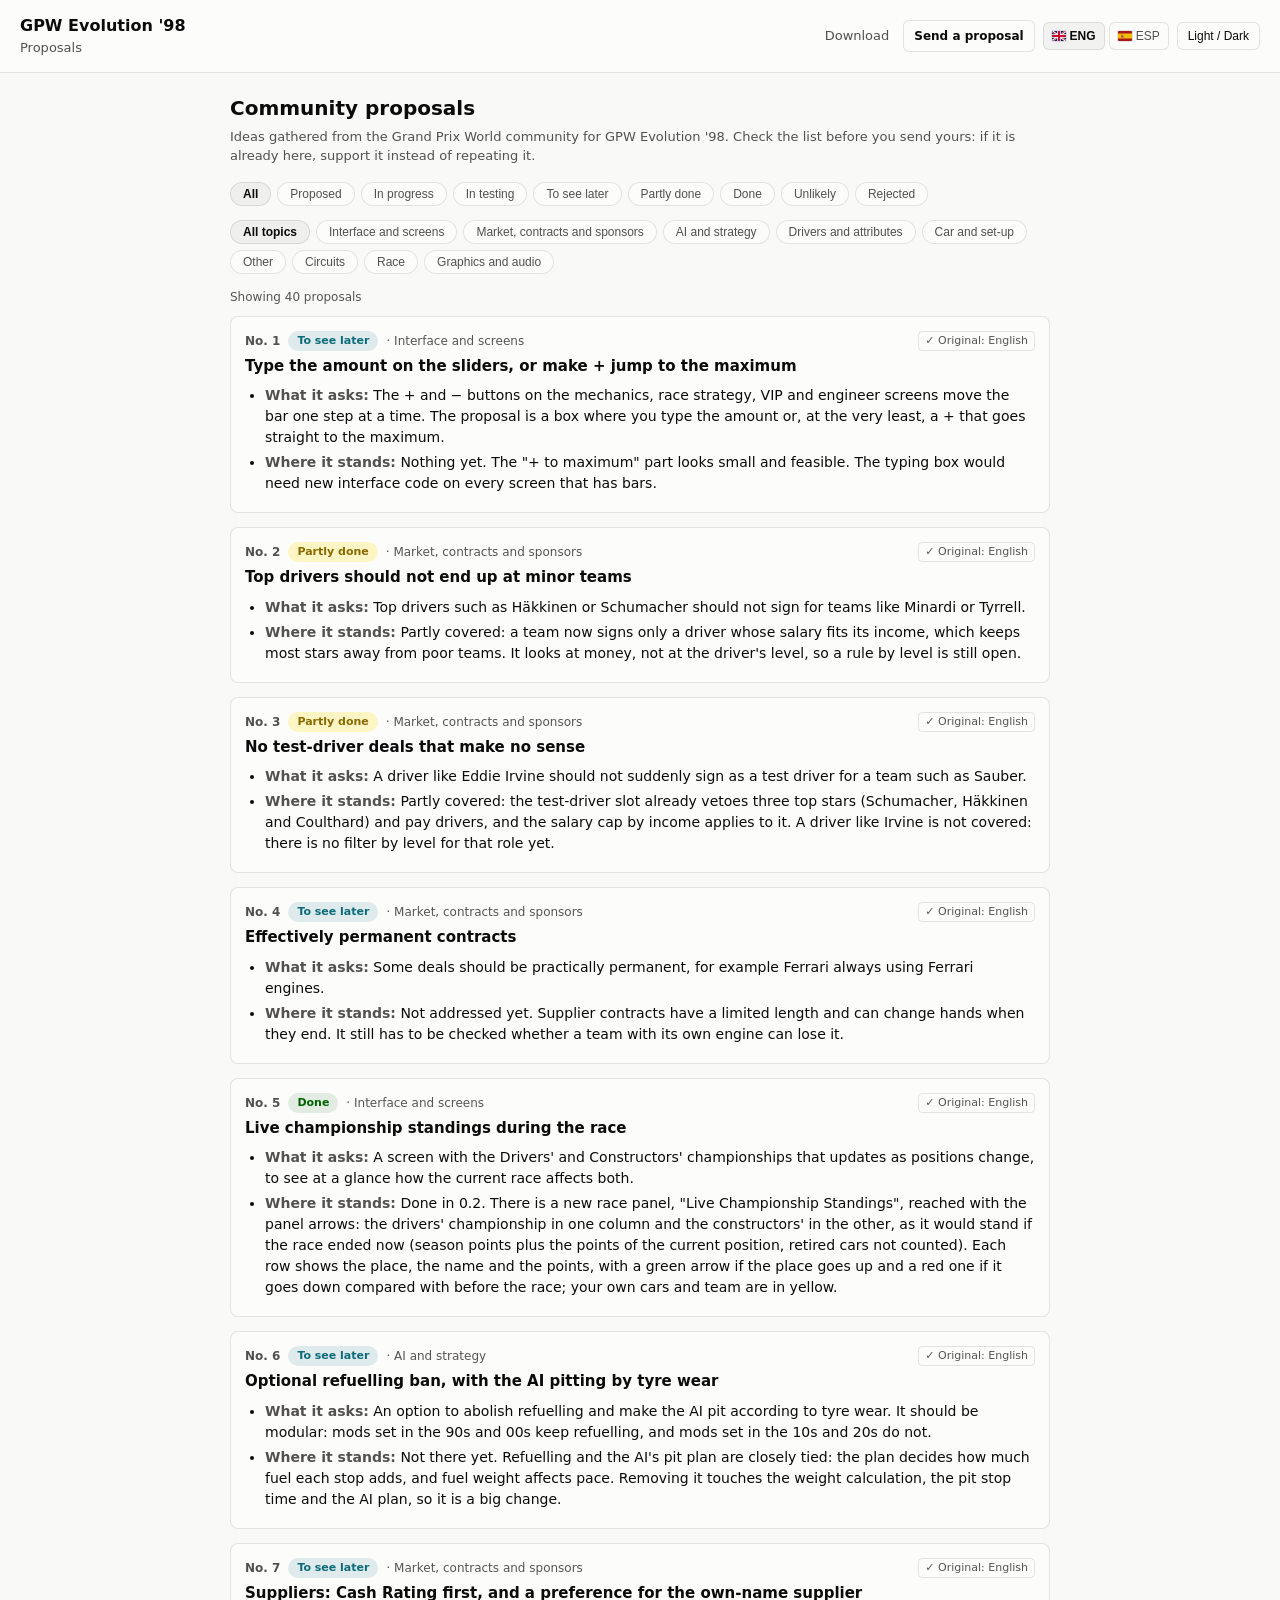
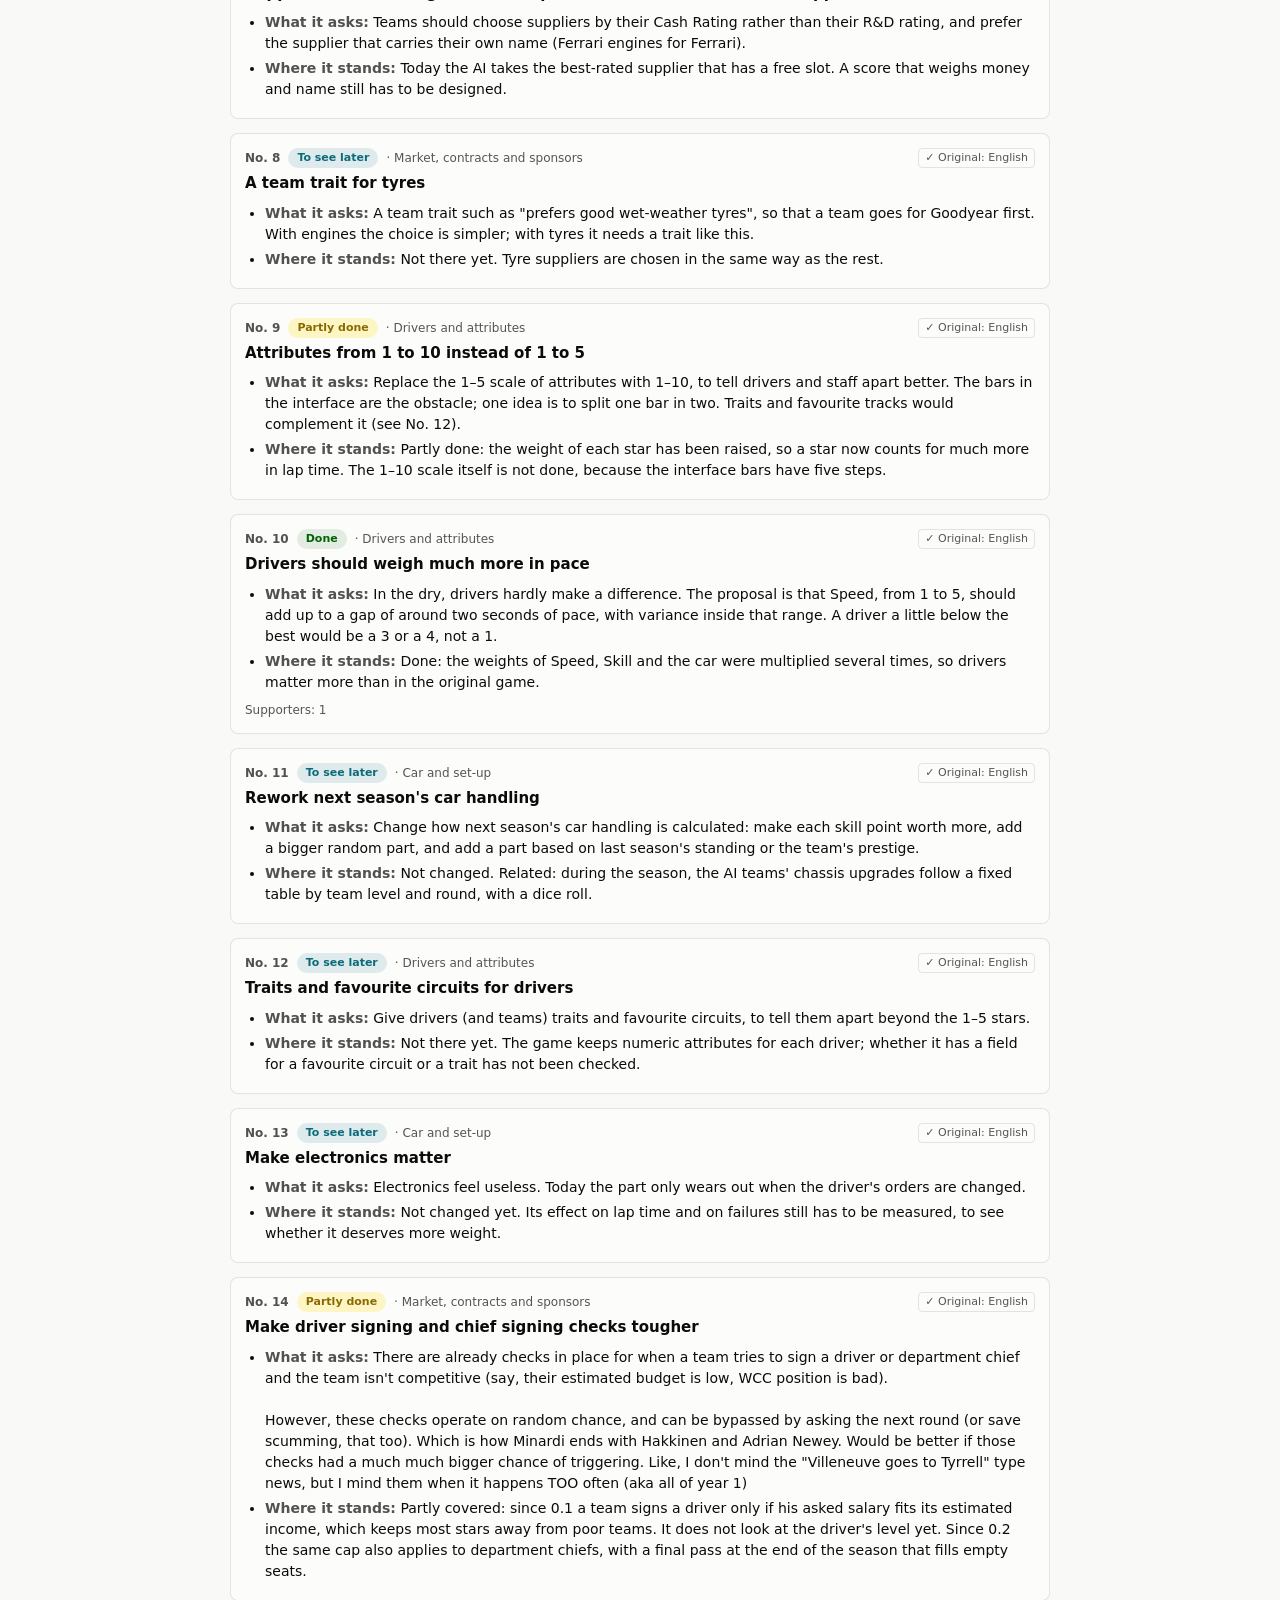
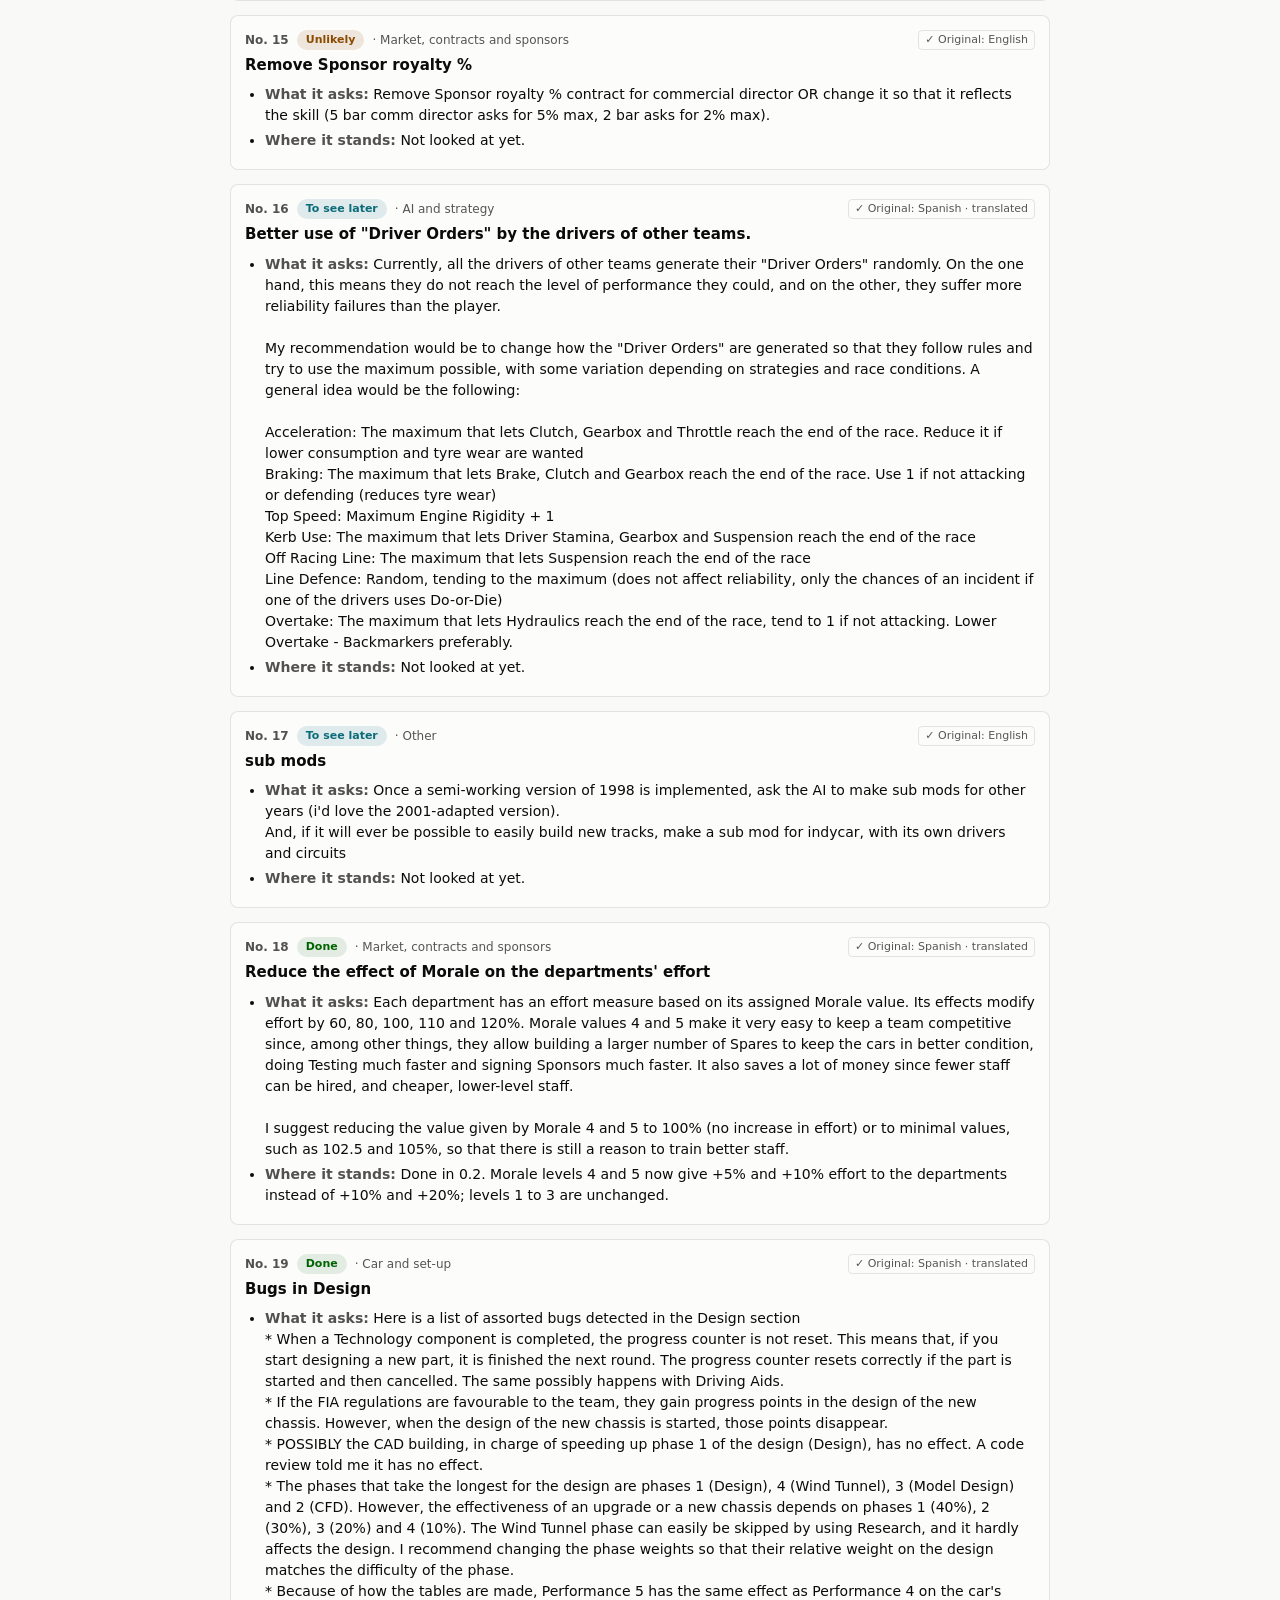
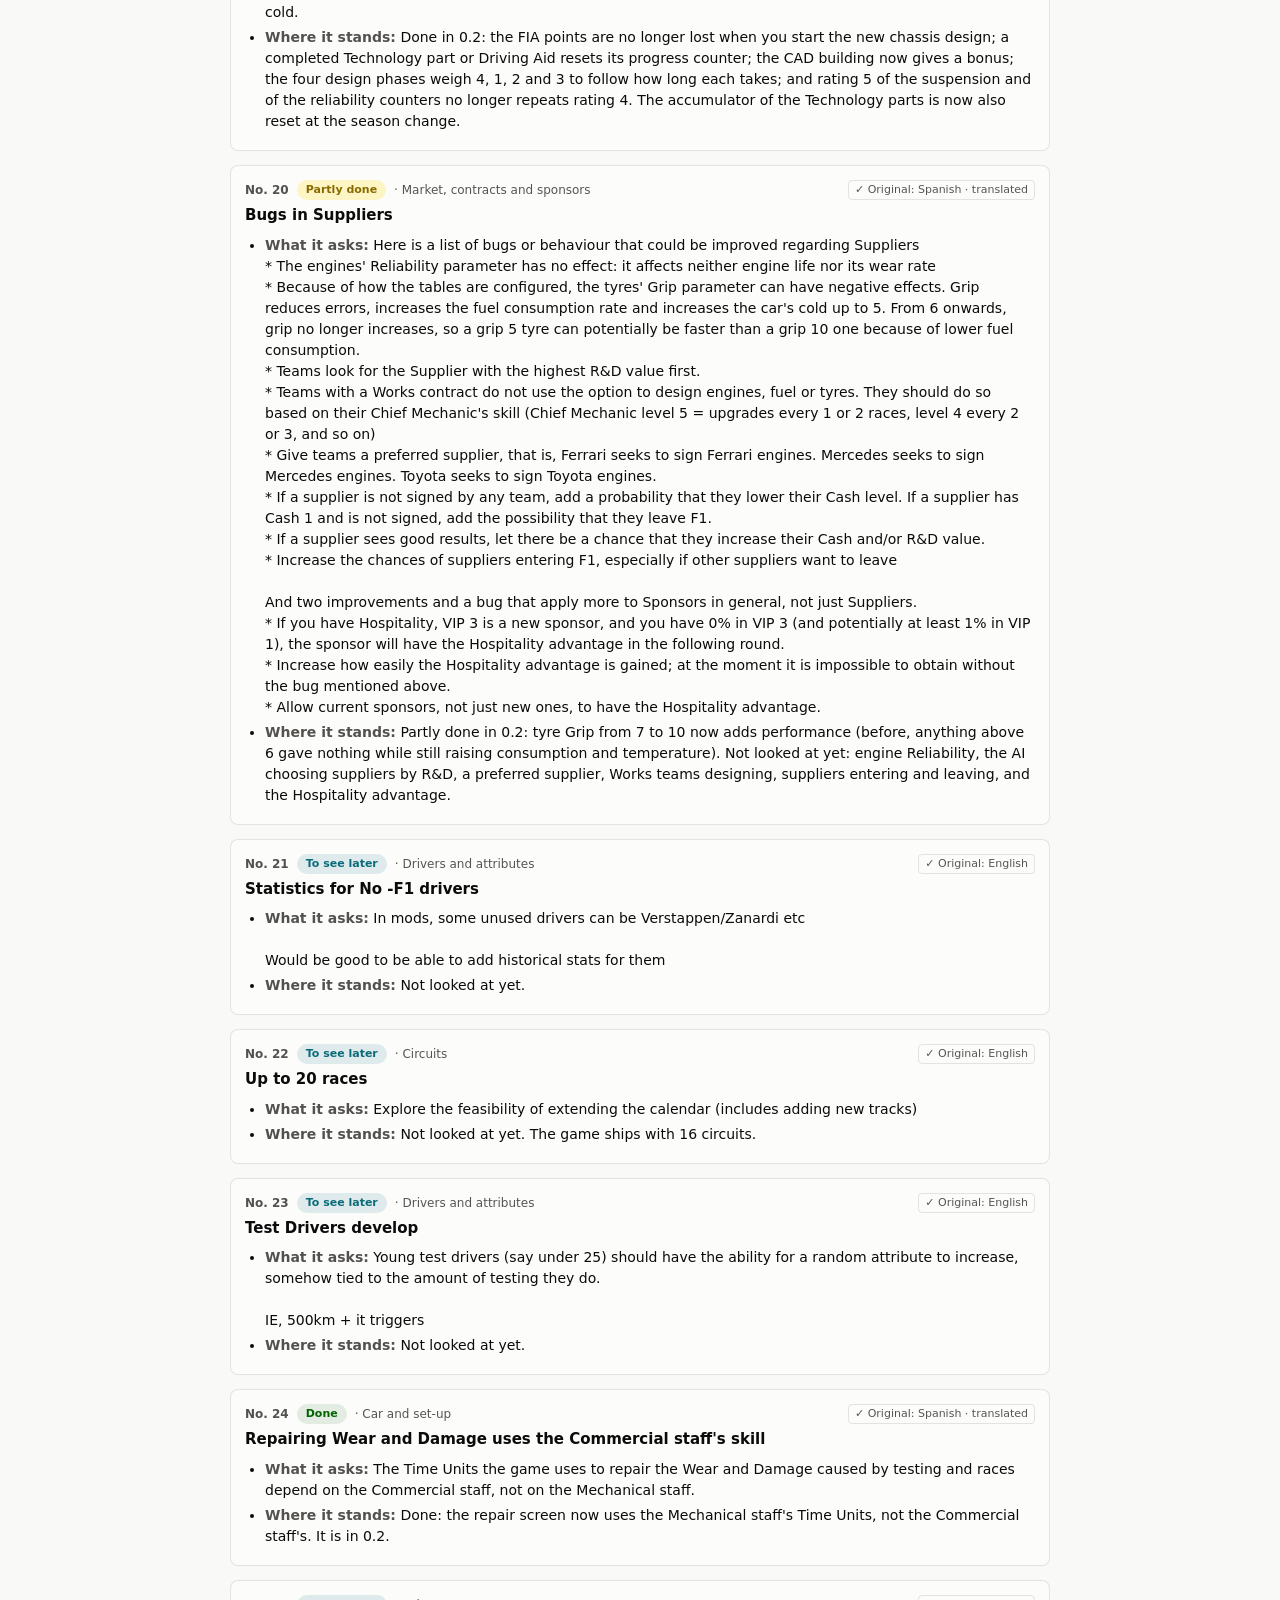
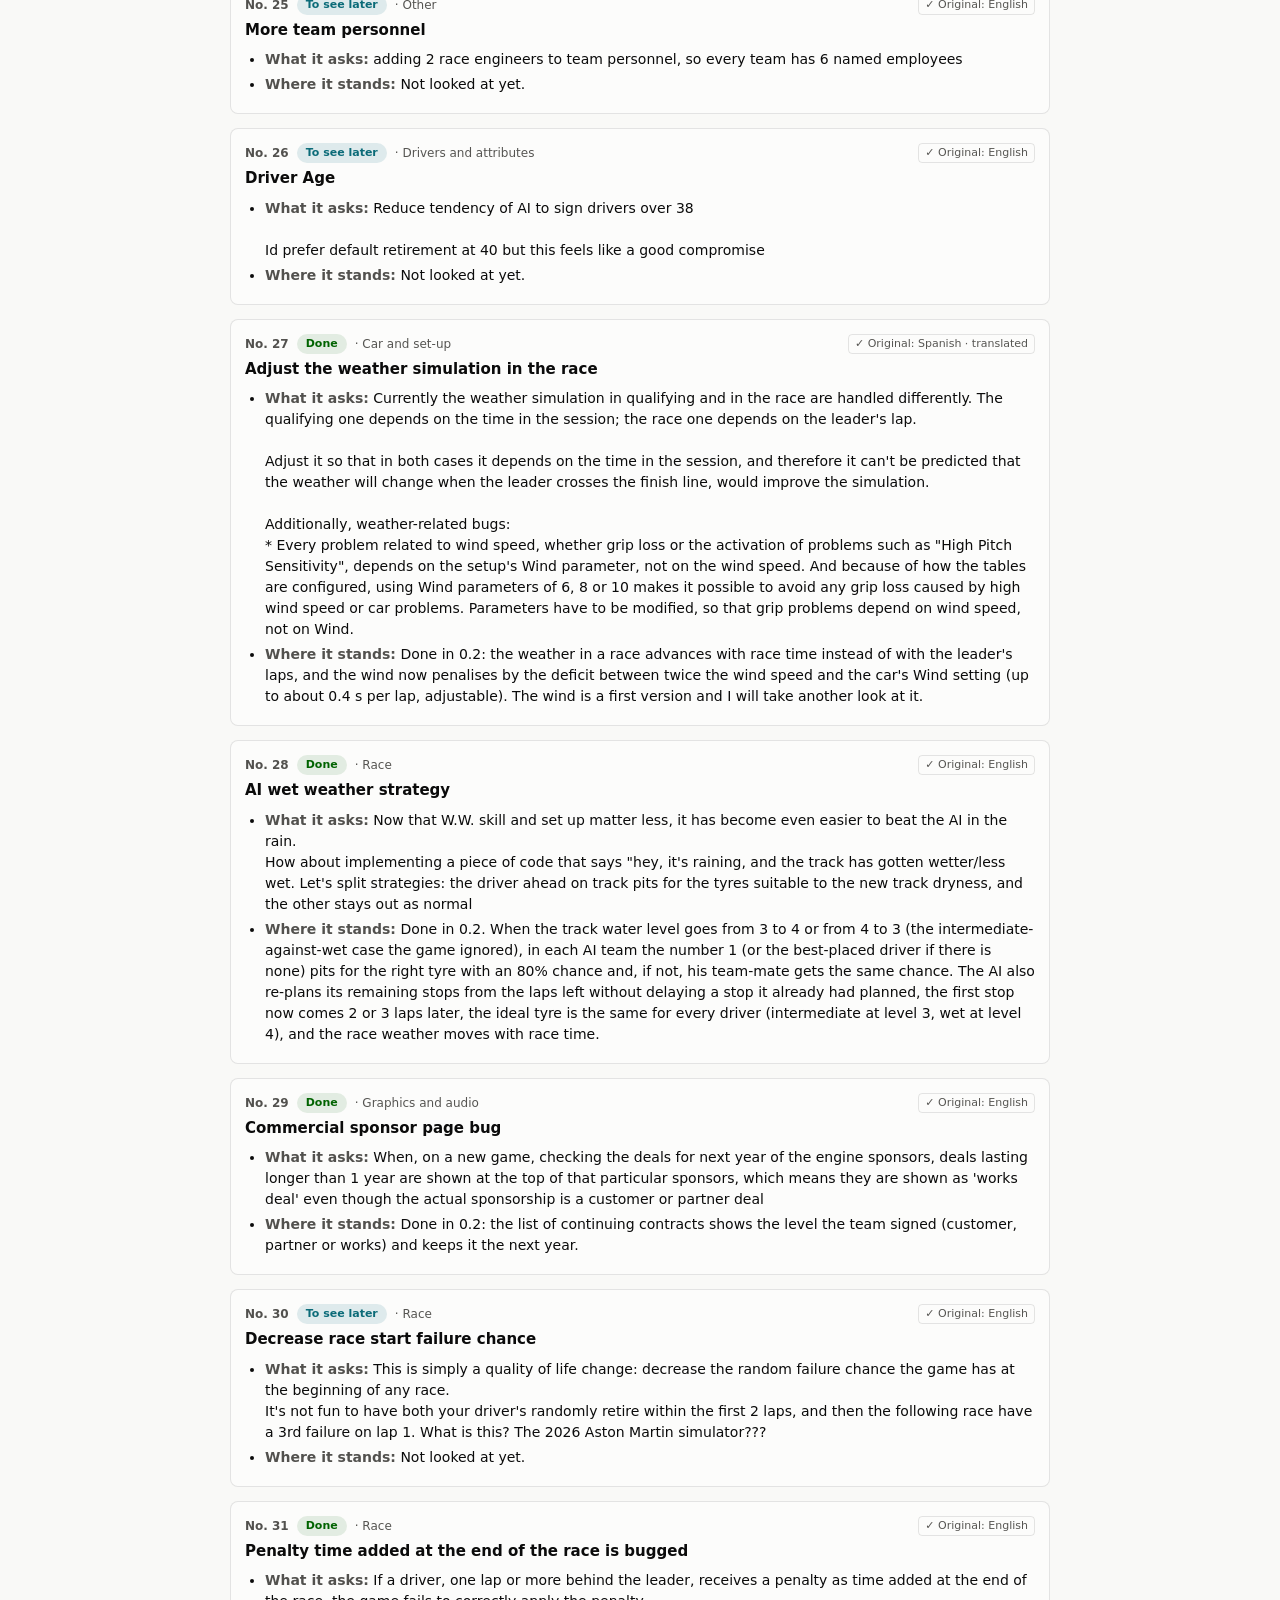
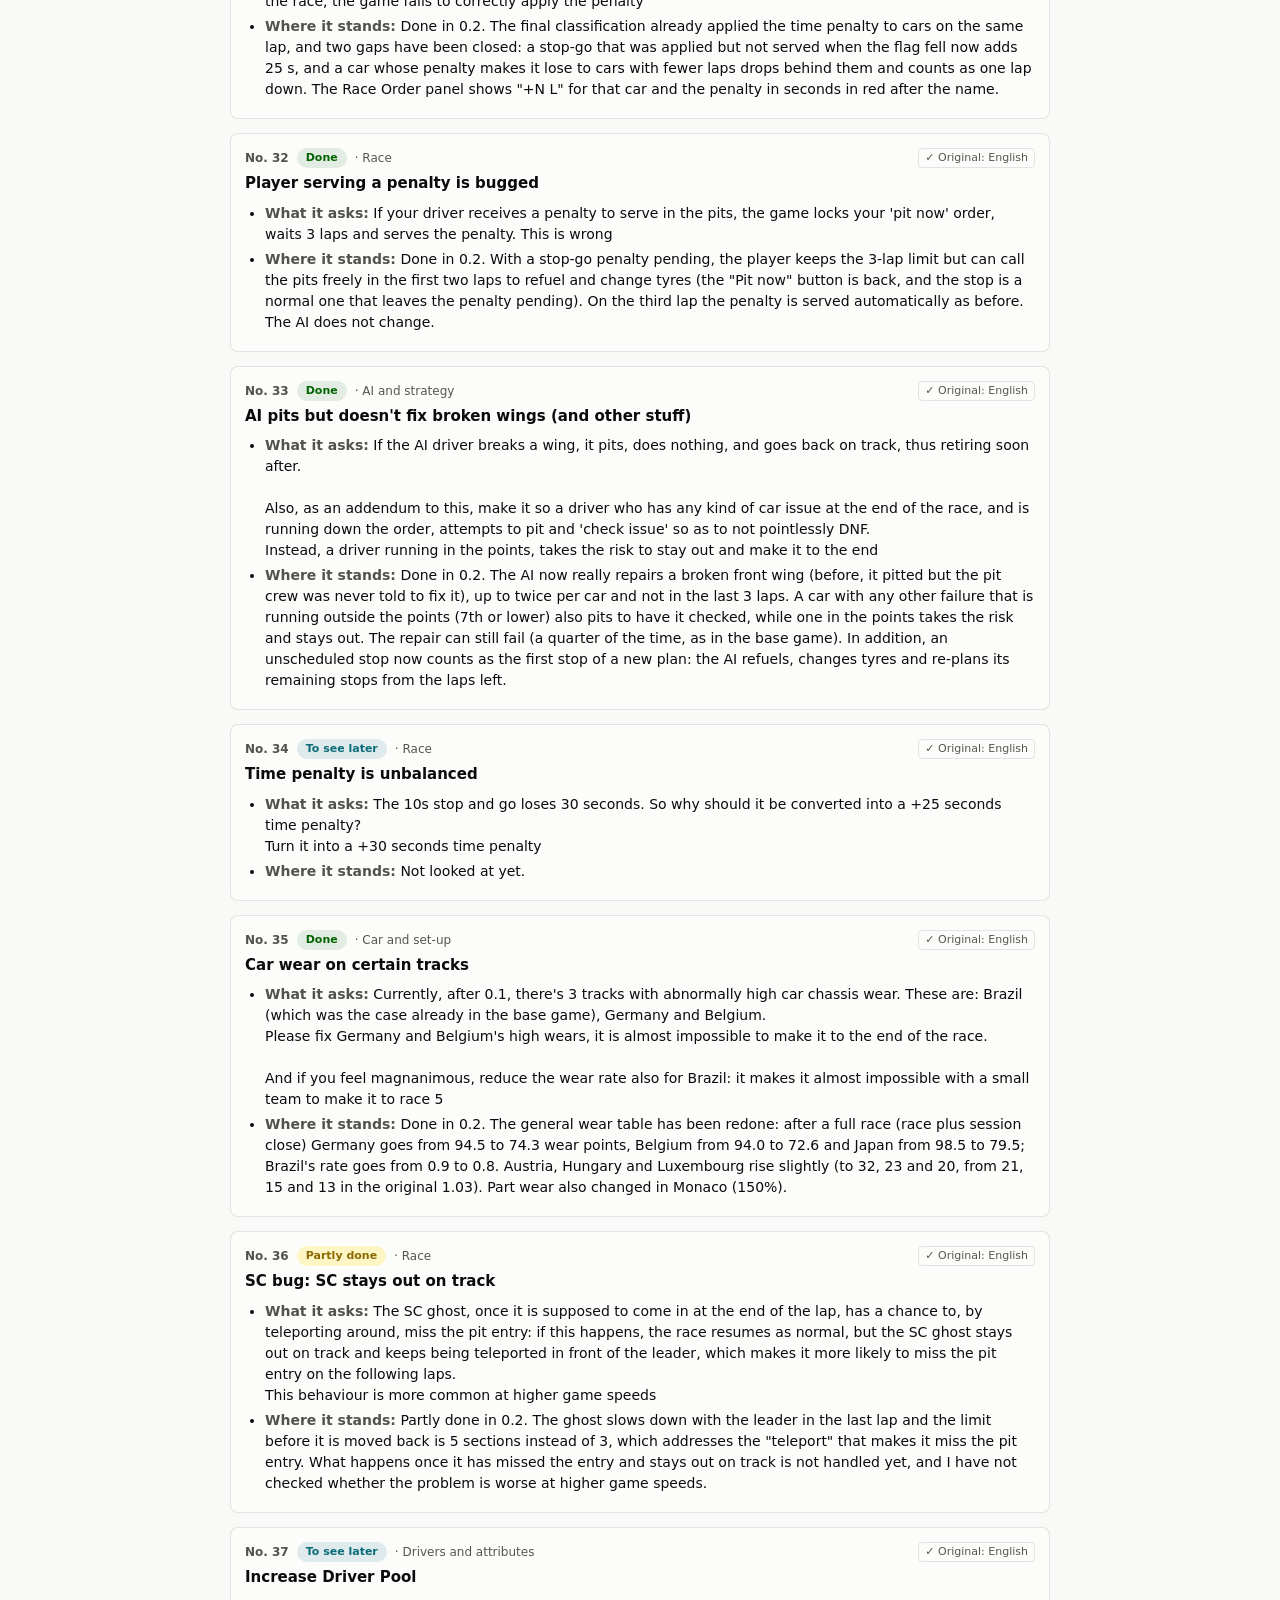
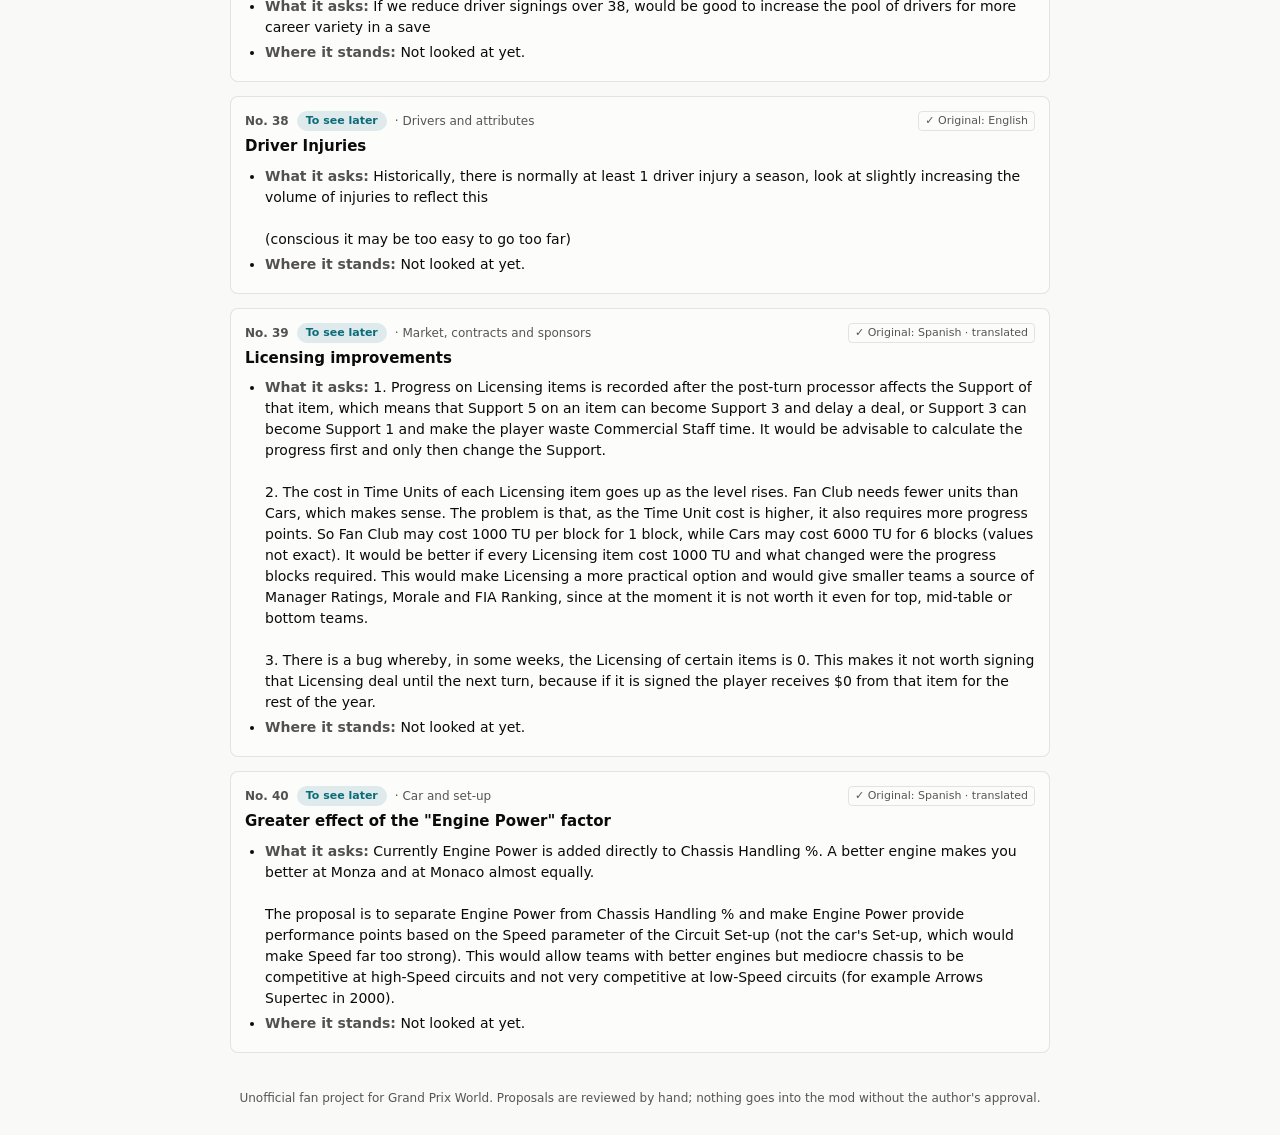
<file: index.html>
<!doctype html>
<html lang="en" data-lang="en">
<head>
<meta charset="utf-8">
<meta name="viewport" content="width=device-width, initial-scale=1">
<title>GPW Evolution &#x27;98 · Community proposals | Propuestas de la comunidad</title>
<meta name="description" content="Community proposals for GPW Evolution '98, a Grand Prix World 1998 mod.">
<link rel="stylesheet" href="assets/style.css">
</head>
<body class="">

<header class="sitio">
  <div>
    <div class="marca"><a href="index.html">GPW Evolution '98</a></div>
    <div class="migas"><span class="i18n-en">Proposals</span><span class="i18n-es">Propuestas</span></div>
  </div>
  <div class="acciones">
    <a class="enlace-nav" href="mod.html"><span class="i18n-en">Download</span><span class="i18n-es">Descarga</span></a><a class="boton-accion" href="propose.html"><span class="i18n-en">Send a proposal</span><span class="i18n-es">Enviar una propuesta</span></a>
    <div class="selector-idioma">
      <button class="opcion-idioma" data-lang-opcion="en" type="button"><img class="bandera-boton" src="assets/flags/gb.svg" alt="EN"> ENG</button>
      <button class="opcion-idioma" data-lang-opcion="es" type="button"><img class="bandera-boton" src="assets/flags/es.svg" alt="ES"> ESP</button>
    </div>
    <button class="boton-tema" type="button"><span class="i18n-en">Light / Dark</span><span class="i18n-es">Claro / oscuro</span></button>
  </div>
</header>

<main>
  <h1><span class="i18n-en">Community proposals</span><span class="i18n-es">Propuestas de la comunidad</span></h1>
  <p class="subtitulo"><span class="i18n-en bloque">Ideas gathered from the Grand Prix World community for GPW Evolution &#x27;98. Check the list before you send yours: if it is already here, support it instead of repeating it.</span><span class="i18n-es bloque">Ideas recogidas en la comunidad de Grand Prix World para GPW Evolution &#x27;98. Mira la lista antes de enviar la tuya: si ya está, apóyala en lugar de repetirla.</span></p>
  <div class="filtros" aria-label="Status / Estado">
    <button class="filtro activo" type="button" data-filtro-tipo="estado" data-filtro-valor="all"><span class="i18n-en">All</span><span class="i18n-es">Todas</span></button>
    <button class="filtro" type="button" data-filtro-tipo="estado" data-filtro-valor="proposed"><span class="i18n-en">Proposed</span><span class="i18n-es">Propuesta</span></button>
    <button class="filtro" type="button" data-filtro-tipo="estado" data-filtro-valor="progress"><span class="i18n-en">In progress</span><span class="i18n-es">En curso</span></button>
    <button class="filtro" type="button" data-filtro-tipo="estado" data-filtro-valor="testing"><span class="i18n-en">In testing</span><span class="i18n-es">En pruebas</span></button>
    <button class="filtro" type="button" data-filtro-tipo="estado" data-filtro-valor="later"><span class="i18n-en">To see later</span><span class="i18n-es">A ver más adelante</span></button>
    <button class="filtro" type="button" data-filtro-tipo="estado" data-filtro-valor="partial"><span class="i18n-en">Partly done</span><span class="i18n-es">Hecha en parte</span></button>
    <button class="filtro" type="button" data-filtro-tipo="estado" data-filtro-valor="done"><span class="i18n-en">Done</span><span class="i18n-es">Hecha</span></button>
    <button class="filtro" type="button" data-filtro-tipo="estado" data-filtro-valor="unlikely"><span class="i18n-en">Unlikely</span><span class="i18n-es">Poco probable</span></button>
    <button class="filtro" type="button" data-filtro-tipo="estado" data-filtro-valor="rejected"><span class="i18n-en">Rejected</span><span class="i18n-es">Rechazada</span></button>
  </div>
  <div class="filtros" aria-label="Category / Categoría">
    <button class="filtro activo" type="button" data-filtro-tipo="categoria" data-filtro-valor="all"><span class="i18n-en">All topics</span><span class="i18n-es">Todos los temas</span></button>
    <button class="filtro" type="button" data-filtro-tipo="categoria" data-filtro-valor="interface"><span class="i18n-en">Interface and screens</span><span class="i18n-es">Interfaz y pantallas</span></button>
    <button class="filtro" type="button" data-filtro-tipo="categoria" data-filtro-valor="market"><span class="i18n-en">Market, contracts and sponsors</span><span class="i18n-es">Mercado, contratos y patrocinadores</span></button>
    <button class="filtro" type="button" data-filtro-tipo="categoria" data-filtro-valor="ai"><span class="i18n-en">AI and strategy</span><span class="i18n-es">IA y estrategia</span></button>
    <button class="filtro" type="button" data-filtro-tipo="categoria" data-filtro-valor="drivers"><span class="i18n-en">Drivers and attributes</span><span class="i18n-es">Pilotos y atributos</span></button>
    <button class="filtro" type="button" data-filtro-tipo="categoria" data-filtro-valor="car"><span class="i18n-en">Car and set-up</span><span class="i18n-es">Coche y reglaje</span></button>
    <button class="filtro" type="button" data-filtro-tipo="categoria" data-filtro-valor="other"><span class="i18n-en">Other</span><span class="i18n-es">Otra</span></button>
    <button class="filtro" type="button" data-filtro-tipo="categoria" data-filtro-valor="circuits"><span class="i18n-en">Circuits</span><span class="i18n-es">Circuitos</span></button>
    <button class="filtro" type="button" data-filtro-tipo="categoria" data-filtro-valor="race"><span class="i18n-en">Race</span><span class="i18n-es">Carrera</span></button>
    <button class="filtro" type="button" data-filtro-tipo="categoria" data-filtro-valor="graphics"><span class="i18n-en">Graphics and audio</span><span class="i18n-es">Gráficos y audio</span></button>
  </div>
  <p class="contador-resultados"><span class="i18n-en">Showing <span class="cifra">40</span> proposals</span><span class="i18n-es">Mostrando <span class="cifra">40</span> propuestas</span></p>
  <div class="lista-propuestas">
<article class="propuesta" id="p1" data-estado="later" data-categoria="interface">
  <div class="cabecera-propuesta"><span class="numero"><span class="i18n-en">No. 1</span><span class="i18n-es">N.º 1</span></span> <span class="estado later"><span class="i18n-en">To see later</span><span class="i18n-es">A ver más adelante</span></span> <span class="categoria">· <span class="i18n-en">Interface and screens</span><span class="i18n-es">Interfaz y pantallas</span></span> <span class="idioma-original"><span class="i18n-en">Original: English</span><span class="i18n-es">Original: inglés · traducido</span></span></div>
  <h3><span class="i18n-en">Type the amount on the sliders, or make + jump to the maximum</span><span class="i18n-es">Escribir la cantidad en las barras, o que «+» salte al máximo</span></h3>
  <ul>
    <li><span class="etiqueta-detalle"><span class="i18n-en">What it asks:</span><span class="i18n-es">Qué pide:</span></span> <span class="i18n-en">The + and − buttons on the mechanics, race strategy, VIP and engineer screens move the bar one step at a time. The proposal is a box where you type the amount or, at the very least, a + that goes straight to the maximum.</span><span class="i18n-es">Los botones + y − de las pantallas de mecánicos, estrategia de carrera, VIPs e ingenieros mueven la barra un paso cada vez. Se propone una caja donde escribir la cantidad o, como mínimo, un «+» que lleve la barra directamente al máximo.</span></li>
    <li><span class="etiqueta-detalle"><span class="i18n-en">Where it stands:</span><span class="i18n-es">Cómo está:</span></span> <span class="i18n-en">Nothing yet. The &quot;+ to maximum&quot; part looks small and feasible. The typing box would need new interface code on every screen that has bars.</span><span class="i18n-es">Todavía nada. Lo de «+ al máximo» parece pequeño y viable. La caja de texto exigiría código de interfaz nuevo en cada pantalla con barras.</span></li>
  </ul>
</article>
<article class="propuesta" id="p2" data-estado="partial" data-categoria="market">
  <div class="cabecera-propuesta"><span class="numero"><span class="i18n-en">No. 2</span><span class="i18n-es">N.º 2</span></span> <span class="estado partial"><span class="i18n-en">Partly done</span><span class="i18n-es">Hecha en parte</span></span> <span class="categoria">· <span class="i18n-en">Market, contracts and sponsors</span><span class="i18n-es">Mercado, contratos y patrocinadores</span></span> <span class="idioma-original"><span class="i18n-en">Original: English</span><span class="i18n-es">Original: inglés · traducido</span></span></div>
  <h3><span class="i18n-en">Top drivers should not end up at minor teams</span><span class="i18n-es">Los pilotos top no deberían acabar en equipos menores</span></h3>
  <ul>
    <li><span class="etiqueta-detalle"><span class="i18n-en">What it asks:</span><span class="i18n-es">Qué pide:</span></span> <span class="i18n-en">Top drivers such as Häkkinen or Schumacher should not sign for teams like Minardi or Tyrrell.</span><span class="i18n-es">Pilotos de primer nivel como Häkkinen o Schumacher no deberían firmar por equipos como Minardi o Tyrrell.</span></li>
    <li><span class="etiqueta-detalle"><span class="i18n-en">Where it stands:</span><span class="i18n-es">Cómo está:</span></span> <span class="i18n-en">Partly covered: a team now signs only a driver whose salary fits its income, which keeps most stars away from poor teams. It looks at money, not at the driver&#x27;s level, so a rule by level is still open.</span><span class="i18n-es">Cubierta en parte: ahora un equipo solo ficha a quien cobre lo que permiten sus ingresos, lo que aleja a casi todas las estrellas de los equipos pobres. Mira el dinero y no el nivel del piloto, así que una regla por nivel sigue abierta.</span></li>
  </ul>
</article>
<article class="propuesta" id="p3" data-estado="partial" data-categoria="market">
  <div class="cabecera-propuesta"><span class="numero"><span class="i18n-en">No. 3</span><span class="i18n-es">N.º 3</span></span> <span class="estado partial"><span class="i18n-en">Partly done</span><span class="i18n-es">Hecha en parte</span></span> <span class="categoria">· <span class="i18n-en">Market, contracts and sponsors</span><span class="i18n-es">Mercado, contratos y patrocinadores</span></span> <span class="idioma-original"><span class="i18n-en">Original: English</span><span class="i18n-es">Original: inglés · traducido</span></span></div>
  <h3><span class="i18n-en">No test-driver deals that make no sense</span><span class="i18n-es">Nada de fichajes de probador que no tienen sentido</span></h3>
  <ul>
    <li><span class="etiqueta-detalle"><span class="i18n-en">What it asks:</span><span class="i18n-es">Qué pide:</span></span> <span class="i18n-en">A driver like Eddie Irvine should not suddenly sign as a test driver for a team such as Sauber.</span><span class="i18n-es">Un piloto como Eddie Irvine no debería firmar de pronto como probador de un equipo como Sauber.</span></li>
    <li><span class="etiqueta-detalle"><span class="i18n-en">Where it stands:</span><span class="i18n-es">Cómo está:</span></span> <span class="i18n-en">Partly covered: the test-driver slot already vetoes three top stars (Schumacher, Häkkinen and Coulthard) and pay drivers, and the salary cap by income applies to it. A driver like Irvine is not covered: there is no filter by level for that role yet.</span><span class="i18n-es">Cubierta en parte: la plaza de probador ya veta a tres grandes estrellas (Schumacher, Häkkinen y Coulthard) y a los pilotos de pago, y el tope de sueldo por ingresos también se aplica. Un piloto como Irvine no está cubierto: todavía no hay filtro por nivel para ese puesto.</span></li>
  </ul>
</article>
<article class="propuesta" id="p4" data-estado="later" data-categoria="market">
  <div class="cabecera-propuesta"><span class="numero"><span class="i18n-en">No. 4</span><span class="i18n-es">N.º 4</span></span> <span class="estado later"><span class="i18n-en">To see later</span><span class="i18n-es">A ver más adelante</span></span> <span class="categoria">· <span class="i18n-en">Market, contracts and sponsors</span><span class="i18n-es">Mercado, contratos y patrocinadores</span></span> <span class="idioma-original"><span class="i18n-en">Original: English</span><span class="i18n-es">Original: inglés · traducido</span></span></div>
  <h3><span class="i18n-en">Effectively permanent contracts</span><span class="i18n-es">Contratos prácticamente permanentes</span></h3>
  <ul>
    <li><span class="etiqueta-detalle"><span class="i18n-en">What it asks:</span><span class="i18n-es">Qué pide:</span></span> <span class="i18n-en">Some deals should be practically permanent, for example Ferrari always using Ferrari engines.</span><span class="i18n-es">Algunos acuerdos deberían ser prácticamente permanentes, por ejemplo que Ferrari use siempre motores Ferrari.</span></li>
    <li><span class="etiqueta-detalle"><span class="i18n-en">Where it stands:</span><span class="i18n-es">Cómo está:</span></span> <span class="i18n-en">Not addressed yet. Supplier contracts have a limited length and can change hands when they end. It still has to be checked whether a team with its own engine can lose it.</span><span class="i18n-es">Todavía no se ha abordado. Los contratos con proveedores tienen una duración limitada y pueden cambiar de manos al vencer. Falta comprobar si un equipo con motor propio puede perderlo.</span></li>
  </ul>
</article>
<article class="propuesta" id="p5" data-estado="done" data-categoria="interface">
  <div class="cabecera-propuesta"><span class="numero"><span class="i18n-en">No. 5</span><span class="i18n-es">N.º 5</span></span> <span class="estado done"><span class="i18n-en">Done</span><span class="i18n-es">Hecha</span></span> <span class="categoria">· <span class="i18n-en">Interface and screens</span><span class="i18n-es">Interfaz y pantallas</span></span> <span class="idioma-original"><span class="i18n-en">Original: English</span><span class="i18n-es">Original: inglés · traducido</span></span></div>
  <h3><span class="i18n-en">Live championship standings during the race</span><span class="i18n-es">Clasificación del campeonato en vivo durante la carrera</span></h3>
  <ul>
    <li><span class="etiqueta-detalle"><span class="i18n-en">What it asks:</span><span class="i18n-es">Qué pide:</span></span> <span class="i18n-en">A screen with the Drivers&#x27; and Constructors&#x27; championships that updates as positions change, to see at a glance how the current race affects both.</span><span class="i18n-es">Una pantalla con los campeonatos de pilotos y de constructores que se actualice según cambian las posiciones, para ver de un vistazo cómo afecta la carrera en curso a ambos.</span></li>
    <li><span class="etiqueta-detalle"><span class="i18n-en">Where it stands:</span><span class="i18n-es">Cómo está:</span></span> <span class="i18n-en">Done in 0.2. There is a new race panel, &quot;Live Championship Standings&quot;, reached with the panel arrows: the drivers&#x27; championship in one column and the constructors&#x27; in the other, as it would stand if the race ended now (season points plus the points of the current position, retired cars not counted). Each row shows the place, the name and the points, with a green arrow if the place goes up and a red one if it goes down compared with before the race; your own cars and team are in yellow.</span><span class="i18n-es">Hecha en la 0.2. Hay un panel de carrera nuevo, «Live Championship Standings», al que se llega con las flechas del panel: el campeonato de pilotos en una columna y el de constructores en la otra, como quedaría si la carrera acabara ahora (puntos de la temporada más los de la posición actual, sin contar a los retirados). Cada fila enseña el puesto, el nombre y los puntos, con una flecha verde si el puesto sube y una roja si baja respecto a antes de la carrera; tus coches y tu equipo van en amarillo.</span></li>
  </ul>
</article>
<article class="propuesta" id="p6" data-estado="later" data-categoria="ai">
  <div class="cabecera-propuesta"><span class="numero"><span class="i18n-en">No. 6</span><span class="i18n-es">N.º 6</span></span> <span class="estado later"><span class="i18n-en">To see later</span><span class="i18n-es">A ver más adelante</span></span> <span class="categoria">· <span class="i18n-en">AI and strategy</span><span class="i18n-es">IA y estrategia</span></span> <span class="idioma-original"><span class="i18n-en">Original: English</span><span class="i18n-es">Original: inglés · traducido</span></span></div>
  <h3><span class="i18n-en">Optional refuelling ban, with the AI pitting by tyre wear</span><span class="i18n-es">Prohibir el repostaje como opción, con la IA parando por desgaste</span></h3>
  <ul>
    <li><span class="etiqueta-detalle"><span class="i18n-en">What it asks:</span><span class="i18n-es">Qué pide:</span></span> <span class="i18n-en">An option to abolish refuelling and make the AI pit according to tyre wear. It should be modular: mods set in the 90s and 00s keep refuelling, and mods set in the 10s and 20s do not.</span><span class="i18n-es">Una opción para abolir el repostaje y que la IA pare según el desgaste de los neumáticos. Debería ser modular: los mods de los noventa y los dos mil conservan el repostaje, y los de los diez y los veinte no.</span></li>
    <li><span class="etiqueta-detalle"><span class="i18n-en">Where it stands:</span><span class="i18n-es">Cómo está:</span></span> <span class="i18n-en">Not there yet. Refuelling and the AI&#x27;s pit plan are closely tied: the plan decides how much fuel each stop adds, and fuel weight affects pace. Removing it touches the weight calculation, the pit stop time and the AI plan, so it is a big change.</span><span class="i18n-es">Todavía no existe. El repostaje y el plan de paradas de la IA están muy ligados: el plan decide cuánta gasolina añade cada parada, y el peso del combustible afecta al ritmo. Quitarlo toca el cálculo del peso, el tiempo de parada y el plan de la IA, así que es un cambio grande.</span></li>
  </ul>
</article>
<article class="propuesta" id="p7" data-estado="later" data-categoria="market">
  <div class="cabecera-propuesta"><span class="numero"><span class="i18n-en">No. 7</span><span class="i18n-es">N.º 7</span></span> <span class="estado later"><span class="i18n-en">To see later</span><span class="i18n-es">A ver más adelante</span></span> <span class="categoria">· <span class="i18n-en">Market, contracts and sponsors</span><span class="i18n-es">Mercado, contratos y patrocinadores</span></span> <span class="idioma-original"><span class="i18n-en">Original: English</span><span class="i18n-es">Original: inglés · traducido</span></span></div>
  <h3><span class="i18n-en">Suppliers: Cash Rating first, and a preference for the own-name supplier</span><span class="i18n-es">Proveedores: primero el Cash Rating, y preferencia por el que lleva su nombre</span></h3>
  <ul>
    <li><span class="etiqueta-detalle"><span class="i18n-en">What it asks:</span><span class="i18n-es">Qué pide:</span></span> <span class="i18n-en">Teams should choose suppliers by their Cash Rating rather than their R&amp;D rating, and prefer the supplier that carries their own name (Ferrari engines for Ferrari).</span><span class="i18n-es">Los equipos deberían elegir proveedor por su Cash Rating y no por su I+D, y preferir al proveedor que lleva su nombre (motores Ferrari para Ferrari).</span></li>
    <li><span class="etiqueta-detalle"><span class="i18n-en">Where it stands:</span><span class="i18n-es">Cómo está:</span></span> <span class="i18n-en">Today the AI takes the best-rated supplier that has a free slot. A score that weighs money and name still has to be designed.</span><span class="i18n-es">Hoy la IA se queda con el proveedor mejor valorado que tenga hueco libre. Falta diseñar una puntuación que pese el dinero y el nombre.</span></li>
  </ul>
</article>
<article class="propuesta" id="p8" data-estado="later" data-categoria="market">
  <div class="cabecera-propuesta"><span class="numero"><span class="i18n-en">No. 8</span><span class="i18n-es">N.º 8</span></span> <span class="estado later"><span class="i18n-en">To see later</span><span class="i18n-es">A ver más adelante</span></span> <span class="categoria">· <span class="i18n-en">Market, contracts and sponsors</span><span class="i18n-es">Mercado, contratos y patrocinadores</span></span> <span class="idioma-original"><span class="i18n-en">Original: English</span><span class="i18n-es">Original: inglés · traducido</span></span></div>
  <h3><span class="i18n-en">A team trait for tyres</span><span class="i18n-es">Un rasgo de equipo para los neumáticos</span></h3>
  <ul>
    <li><span class="etiqueta-detalle"><span class="i18n-en">What it asks:</span><span class="i18n-es">Qué pide:</span></span> <span class="i18n-en">A team trait such as &quot;prefers good wet-weather tyres&quot;, so that a team goes for Goodyear first. With engines the choice is simpler; with tyres it needs a trait like this.</span><span class="i18n-es">Un rasgo de equipo como «prefiere buenos neumáticos de lluvia», para que un equipo vaya primero a por Goodyear. Con los motores la elección es más sencilla; con los neumáticos hace falta un rasgo así.</span></li>
    <li><span class="etiqueta-detalle"><span class="i18n-en">Where it stands:</span><span class="i18n-es">Cómo está:</span></span> <span class="i18n-en">Not there yet. Tyre suppliers are chosen in the same way as the rest.</span><span class="i18n-es">Todavía no existe. Los proveedores de neumáticos se eligen igual que el resto.</span></li>
  </ul>
</article>
<article class="propuesta" id="p9" data-estado="partial" data-categoria="drivers">
  <div class="cabecera-propuesta"><span class="numero"><span class="i18n-en">No. 9</span><span class="i18n-es">N.º 9</span></span> <span class="estado partial"><span class="i18n-en">Partly done</span><span class="i18n-es">Hecha en parte</span></span> <span class="categoria">· <span class="i18n-en">Drivers and attributes</span><span class="i18n-es">Pilotos y atributos</span></span> <span class="idioma-original"><span class="i18n-en">Original: English</span><span class="i18n-es">Original: inglés · traducido</span></span></div>
  <h3><span class="i18n-en">Attributes from 1 to 10 instead of 1 to 5</span><span class="i18n-es">Atributos de 1 a 10 en lugar de 1 a 5</span></h3>
  <ul>
    <li><span class="etiqueta-detalle"><span class="i18n-en">What it asks:</span><span class="i18n-es">Qué pide:</span></span> <span class="i18n-en">Replace the 1–5 scale of attributes with 1–10, to tell drivers and staff apart better. The bars in the interface are the obstacle; one idea is to split one bar in two. Traits and favourite tracks would complement it (see No. 12).</span><span class="i18n-es">Cambiar la escala de 1 a 5 de los atributos por una de 1 a 10, para diferenciar mejor a pilotos y personal. El obstáculo son las barras de la interfaz; una idea es partir una barra en dos. Los rasgos y los circuitos favoritos lo complementarían (véase el n.º 12).</span></li>
    <li><span class="etiqueta-detalle"><span class="i18n-en">Where it stands:</span><span class="i18n-es">Cómo está:</span></span> <span class="i18n-en">Partly done: the weight of each star has been raised, so a star now counts for much more in lap time. The 1–10 scale itself is not done, because the interface bars have five steps.</span><span class="i18n-es">Hecha en parte: se ha subido el peso de cada estrella, de modo que una estrella cuenta mucho más en el tiempo por vuelta. La escala de 1 a 10 como tal no está hecha, porque las barras de la interfaz tienen cinco tramos.</span></li>
  </ul>
</article>
<article class="propuesta" id="p10" data-estado="done" data-categoria="drivers">
  <div class="cabecera-propuesta"><span class="numero"><span class="i18n-en">No. 10</span><span class="i18n-es">N.º 10</span></span> <span class="estado done"><span class="i18n-en">Done</span><span class="i18n-es">Hecha</span></span> <span class="categoria">· <span class="i18n-en">Drivers and attributes</span><span class="i18n-es">Pilotos y atributos</span></span> <span class="idioma-original"><span class="i18n-en">Original: English</span><span class="i18n-es">Original: inglés · traducido</span></span></div>
  <h3><span class="i18n-en">Drivers should weigh much more in pace</span><span class="i18n-es">Los pilotos deberían pesar mucho más en el ritmo</span></h3>
  <ul>
    <li><span class="etiqueta-detalle"><span class="i18n-en">What it asks:</span><span class="i18n-es">Qué pide:</span></span> <span class="i18n-en">In the dry, drivers hardly make a difference. The proposal is that Speed, from 1 to 5, should add up to a gap of around two seconds of pace, with variance inside that range. A driver a little below the best would be a 3 or a 4, not a 1.</span><span class="i18n-es">En seco, los pilotos apenas marcan diferencias. Se propone que Speed, de 1 a 5, sume una diferencia de unos dos segundos de ritmo, con variación dentro de ese rango. Un piloto algo por debajo del mejor sería un 3 o un 4, no un 1.</span></li>
    <li><span class="etiqueta-detalle"><span class="i18n-en">Where it stands:</span><span class="i18n-es">Cómo está:</span></span> <span class="i18n-en">Done: the weights of Speed, Skill and the car were multiplied several times, so drivers matter more than in the original game.</span><span class="i18n-es">Hecha: los pesos de Speed, Skill y del coche se han multiplicado varias veces, así que los pilotos importan más que en el juego original.</span></li>
  </ul>
  <div class="apoyos"><span class="i18n-en">Supporters: 1</span><span class="i18n-es">Apoyos: 1</span></div>
</article>
<article class="propuesta" id="p11" data-estado="later" data-categoria="car">
  <div class="cabecera-propuesta"><span class="numero"><span class="i18n-en">No. 11</span><span class="i18n-es">N.º 11</span></span> <span class="estado later"><span class="i18n-en">To see later</span><span class="i18n-es">A ver más adelante</span></span> <span class="categoria">· <span class="i18n-en">Car and set-up</span><span class="i18n-es">Coche y reglaje</span></span> <span class="idioma-original"><span class="i18n-en">Original: English</span><span class="i18n-es">Original: inglés · traducido</span></span></div>
  <h3><span class="i18n-en">Rework next season&#x27;s car handling</span><span class="i18n-es">Rehacer el handling del coche de la temporada siguiente</span></h3>
  <ul>
    <li><span class="etiqueta-detalle"><span class="i18n-en">What it asks:</span><span class="i18n-es">Qué pide:</span></span> <span class="i18n-en">Change how next season&#x27;s car handling is calculated: make each skill point worth more, add a bigger random part, and add a part based on last season&#x27;s standing or the team&#x27;s prestige.</span><span class="i18n-es">Cambiar cómo se calcula el handling del coche de la temporada siguiente: que cada punto de habilidad valga más, añadir una parte aleatoria mayor y otra que dependa de la clasificación del año anterior o del prestigio del equipo.</span></li>
    <li><span class="etiqueta-detalle"><span class="i18n-en">Where it stands:</span><span class="i18n-es">Cómo está:</span></span> <span class="i18n-en">Not changed. Related: during the season, the AI teams&#x27; chassis upgrades follow a fixed table by team level and round, with a dice roll.</span><span class="i18n-es">Sin cambios. Relacionado: durante la temporada, las mejoras de chasis de los equipos de la IA siguen una tabla fija por nivel de equipo y ronda, con una tirada de dado.</span></li>
  </ul>
</article>
<article class="propuesta" id="p12" data-estado="later" data-categoria="drivers">
  <div class="cabecera-propuesta"><span class="numero"><span class="i18n-en">No. 12</span><span class="i18n-es">N.º 12</span></span> <span class="estado later"><span class="i18n-en">To see later</span><span class="i18n-es">A ver más adelante</span></span> <span class="categoria">· <span class="i18n-en">Drivers and attributes</span><span class="i18n-es">Pilotos y atributos</span></span> <span class="idioma-original"><span class="i18n-en">Original: English</span><span class="i18n-es">Original: inglés · traducido</span></span></div>
  <h3><span class="i18n-en">Traits and favourite circuits for drivers</span><span class="i18n-es">Rasgos y circuitos favoritos para los pilotos</span></h3>
  <ul>
    <li><span class="etiqueta-detalle"><span class="i18n-en">What it asks:</span><span class="i18n-es">Qué pide:</span></span> <span class="i18n-en">Give drivers (and teams) traits and favourite circuits, to tell them apart beyond the 1–5 stars.</span><span class="i18n-es">Dar a los pilotos (y a los equipos) rasgos y circuitos favoritos, para diferenciarlos más allá de las estrellas de 1 a 5.</span></li>
    <li><span class="etiqueta-detalle"><span class="i18n-en">Where it stands:</span><span class="i18n-es">Cómo está:</span></span> <span class="i18n-en">Not there yet. The game keeps numeric attributes for each driver; whether it has a field for a favourite circuit or a trait has not been checked.</span><span class="i18n-es">Todavía no existe. El juego guarda atributos numéricos por piloto; no se ha comprobado si tiene algún campo para un circuito favorito o un rasgo.</span></li>
  </ul>
</article>
<article class="propuesta" id="p13" data-estado="later" data-categoria="car">
  <div class="cabecera-propuesta"><span class="numero"><span class="i18n-en">No. 13</span><span class="i18n-es">N.º 13</span></span> <span class="estado later"><span class="i18n-en">To see later</span><span class="i18n-es">A ver más adelante</span></span> <span class="categoria">· <span class="i18n-en">Car and set-up</span><span class="i18n-es">Coche y reglaje</span></span> <span class="idioma-original"><span class="i18n-en">Original: English</span><span class="i18n-es">Original: inglés · traducido</span></span></div>
  <h3><span class="i18n-en">Make electronics matter</span><span class="i18n-es">Que la electrónica importe</span></h3>
  <ul>
    <li><span class="etiqueta-detalle"><span class="i18n-en">What it asks:</span><span class="i18n-es">Qué pide:</span></span> <span class="i18n-en">Electronics feel useless. Today the part only wears out when the driver&#x27;s orders are changed.</span><span class="i18n-es">La electrónica parece inútil. Hoy esa pieza solo se desgasta cuando se cambian las órdenes del piloto.</span></li>
    <li><span class="etiqueta-detalle"><span class="i18n-en">Where it stands:</span><span class="i18n-es">Cómo está:</span></span> <span class="i18n-en">Not changed yet. Its effect on lap time and on failures still has to be measured, to see whether it deserves more weight.</span><span class="i18n-es">Sin cambios por ahora. Falta medir su efecto en el tiempo por vuelta y en las averías, para ver si merece más peso.</span></li>
  </ul>
</article>
<article class="propuesta" id="p14" data-estado="partial" data-categoria="market">
  <div class="cabecera-propuesta"><span class="numero"><span class="i18n-en">No. 14</span><span class="i18n-es">N.º 14</span></span> <span class="estado partial"><span class="i18n-en">Partly done</span><span class="i18n-es">Hecha en parte</span></span> <span class="categoria">· <span class="i18n-en">Market, contracts and sponsors</span><span class="i18n-es">Mercado, contratos y patrocinadores</span></span> <span class="idioma-original"><span class="i18n-en">Original: English</span><span class="i18n-es">Original: inglés · traducido</span></span></div>
  <h3><span class="i18n-en">Make driver signing and chief signing checks tougher</span><span class="i18n-es">Endurecer los controles de fichaje de pilotos y jefes de departamento</span></h3>
  <ul>
    <li><span class="etiqueta-detalle"><span class="i18n-en">What it asks:</span><span class="i18n-es">Qué pide:</span></span> <span class="i18n-en">There are already checks in place for when a team tries to sign a driver or department chief and the team isn&#x27;t competitive (say, their estimated budget is low, WCC position is bad).<br><br>However, these checks operate on random chance, and can be bypassed by asking the next round (or save scumming, that too). Which is how Minardi ends with Hakkinen and Adrian Newey. Would be better if those checks had a much much bigger chance of triggering. Like, I don&#x27;t mind the &quot;Villeneuve goes to Tyrrell&quot; type news, but I mind them when it happens TOO often (aka all of year 1)</span><span class="i18n-es">Ya existen controles para cuando un equipo intenta fichar a un piloto o a un jefe de departamento y el equipo no es competitivo (por ejemplo, su presupuesto estimado es bajo o su posición en el WCC es mala).<br><br>Sin embargo, estos controles funcionan por azar y se pueden eludir pidiendo en la ronda siguiente (o recargando la partida, también eso). Así es como Minardi acaba con Hakkinen y Adrian Newey. Sería mejor que esos controles tuvieran una probabilidad mucho, mucho mayor de saltar. Las noticias del tipo «Villeneuve se va a Tyrrell» no me molestan, pero sí cuando pasan DEMASIADO a menudo (es decir, durante todo el primer año)</span></li>
    <li><span class="etiqueta-detalle"><span class="i18n-en">Where it stands:</span><span class="i18n-es">Cómo está:</span></span> <span class="i18n-en">Partly covered: since 0.1 a team signs a driver only if his asked salary fits its estimated income, which keeps most stars away from poor teams. It does not look at the driver&#x27;s level yet. Since 0.2 the same cap also applies to department chiefs, with a final pass at the end of the season that fills empty seats.</span><span class="i18n-es">Cubierta en parte: desde la 0.1 un equipo ficha a un piloto solo si el sueldo que pide cabe en sus ingresos estimados, lo que mantiene a casi todas las estrellas lejos de los equipos pobres. Todavía no mira el nivel del piloto. Desde la 0.2 el mismo tope se aplica también a los jefes de departamento, con una pasada final al cierre de la temporada que rellena las plazas vacías.</span></li>
  </ul>
</article>
<article class="propuesta" id="p15" data-estado="unlikely" data-categoria="market">
  <div class="cabecera-propuesta"><span class="numero"><span class="i18n-en">No. 15</span><span class="i18n-es">N.º 15</span></span> <span class="estado unlikely"><span class="i18n-en">Unlikely</span><span class="i18n-es">Poco probable</span></span> <span class="categoria">· <span class="i18n-en">Market, contracts and sponsors</span><span class="i18n-es">Mercado, contratos y patrocinadores</span></span> <span class="idioma-original"><span class="i18n-en">Original: English</span><span class="i18n-es">Original: inglés · traducido</span></span></div>
  <h3><span class="i18n-en">Remove Sponsor royalty %</span><span class="i18n-es">Quitar el % de royalties de patrocinio</span></h3>
  <ul>
    <li><span class="etiqueta-detalle"><span class="i18n-en">What it asks:</span><span class="i18n-es">Qué pide:</span></span> <span class="i18n-en">Remove Sponsor royalty % contract for commercial director OR change it so that it reflects the skill (5 bar comm director asks for 5% max, 2 bar asks for 2% max).</span><span class="i18n-es">Quitar el contrato de % de royalties de patrocinio para el director comercial, O cambiarlo para que refleje su habilidad (un director comercial de 5 barras pide un 5 % como máximo, uno de 2 barras un 2 %).</span></li>
    <li><span class="etiqueta-detalle"><span class="i18n-en">Where it stands:</span><span class="i18n-es">Cómo está:</span></span> <span class="i18n-en">Not looked at yet.</span><span class="i18n-es">Sin revisar todavía.</span></li>
  </ul>
</article>
<article class="propuesta" id="p16" data-estado="later" data-categoria="ai">
  <div class="cabecera-propuesta"><span class="numero"><span class="i18n-en">No. 16</span><span class="i18n-es">N.º 16</span></span> <span class="estado later"><span class="i18n-en">To see later</span><span class="i18n-es">A ver más adelante</span></span> <span class="categoria">· <span class="i18n-en">AI and strategy</span><span class="i18n-es">IA y estrategia</span></span> <span class="idioma-original"><span class="i18n-en">Original: Spanish · translated</span><span class="i18n-es">Original: español</span></span></div>
  <h3><span class="i18n-en">Better use of &quot;Driver Orders&quot; by the drivers of other teams.</span><span class="i18n-es">Mejor uso de las &quot;Driver Orders&quot; por los pilotos de otros equipos.</span></h3>
  <ul>
    <li><span class="etiqueta-detalle"><span class="i18n-en">What it asks:</span><span class="i18n-es">Qué pide:</span></span> <span class="i18n-en">Currently, all the drivers of other teams generate their &quot;Driver Orders&quot; randomly. On the one hand, this means they do not reach the level of performance they could, and on the other, they suffer more reliability failures than the player.<br><br>My recommendation would be to change how the &quot;Driver Orders&quot; are generated so that they follow rules and try to use the maximum possible, with some variation depending on strategies and race conditions. A general idea would be the following:<br><br>Acceleration: The maximum that lets Clutch, Gearbox and Throttle reach the end of the race. Reduce it if lower consumption and tyre wear are wanted<br>Braking: The maximum that lets Brake, Clutch and Gearbox reach the end of the race. Use 1 if not attacking or defending (reduces tyre wear)<br>Top Speed: Maximum Engine Rigidity + 1<br>Kerb Use: The maximum that lets Driver Stamina, Gearbox and Suspension reach the end of the race<br>Off Racing Line: The maximum that lets Suspension reach the end of the race<br>Line Defence: Random, tending to the maximum (does not affect reliability, only the chances of an incident if one of the drivers uses Do-or-Die)<br>Overtake: The maximum that lets Hydraulics reach the end of the race, tend to 1 if not attacking. Lower Overtake - Backmarkers preferably.</span><span class="i18n-es">Actualmente, todos los pilotos de otros equipos generan sus &quot;Driver Orders&quot; de forma aleatoria. Esto provoca, por un lado, que no alcancen el nivel de rendimiento que pudieran obtener, y por otro que sufran más fallos por fiabilidad que el jugador. <br><br>Mi recomendación sería alterar la generación de las &quot;Driver Orders&quot; para que tuvieran reglas que seguir, y tratar de usar el máximo posible, más cierta variación dependiendo de estrategias y condición de carrera. Una idea general sería la siguiente:<br><br>Acceleration: Máximo posible que permita que Clutch, Gearbox y Throttle lleguen a final de carrera. Reducir si se desea menor consumo y desgaste de neumáticos<br>Braking: Máximo posible para que Brake, Clutch y Gearbox lleguen a final de carrera. Usar 1 si no se está atacando o defendiendo (reduce desgaste de neumáticos)<br>Top Speed: Máximo Engine Rigidity + 1<br>Kerb Use: Máximo que permita que Driver Stamina, Gearbox y Suspension lleguen a final de Carrera<br>Off Racing Line: Máximo que permita que Suspension llegue a final de carrera<br>Line Defence: Aleatorio, tendiendo a Máximo (no afecta fiabilidad, solo posibilidades de incidente si uno de los pilotos usa Do-or-Die)<br>Overtake: Máximo que permita que Hydraulics llegue a final de carrera, tender a 1 si no se está atacando. Bajar Overtake - Backmarkers preferiblemente.</span></li>
    <li><span class="etiqueta-detalle"><span class="i18n-en">Where it stands:</span><span class="i18n-es">Cómo está:</span></span> <span class="i18n-en">Not looked at yet.</span><span class="i18n-es">Sin revisar todavía.</span></li>
  </ul>
</article>
<article class="propuesta" id="p17" data-estado="later" data-categoria="other">
  <div class="cabecera-propuesta"><span class="numero"><span class="i18n-en">No. 17</span><span class="i18n-es">N.º 17</span></span> <span class="estado later"><span class="i18n-en">To see later</span><span class="i18n-es">A ver más adelante</span></span> <span class="categoria">· <span class="i18n-en">Other</span><span class="i18n-es">Otra</span></span> <span class="idioma-original"><span class="i18n-en">Original: English</span><span class="i18n-es">Original: inglés · traducido</span></span></div>
  <h3><span class="i18n-en">sub mods</span><span class="i18n-es">Submods</span></h3>
  <ul>
    <li><span class="etiqueta-detalle"><span class="i18n-en">What it asks:</span><span class="i18n-es">Qué pide:</span></span> <span class="i18n-en">Once a semi-working version of 1998 is implemented, ask the AI to make sub mods for other years (i&#x27;d love the 2001-adapted version).<br>And, if it will ever be possible to easily build new tracks, make a sub mod for indycar, with its own drivers and circuits</span><span class="i18n-es">Cuando haya una versión de 1998 medio funcional, pedir a la IA que haga submods para otros años (me encantaría la versión adaptada a 2001).<br>Y, si algún día fuera posible construir circuitos nuevos con facilidad, hacer un submod de IndyCar, con sus propios pilotos y circuitos.</span></li>
    <li><span class="etiqueta-detalle"><span class="i18n-en">Where it stands:</span><span class="i18n-es">Cómo está:</span></span> <span class="i18n-en">Not looked at yet.</span><span class="i18n-es">Sin revisar todavía.</span></li>
  </ul>
</article>
<article class="propuesta" id="p18" data-estado="done" data-categoria="market">
  <div class="cabecera-propuesta"><span class="numero"><span class="i18n-en">No. 18</span><span class="i18n-es">N.º 18</span></span> <span class="estado done"><span class="i18n-en">Done</span><span class="i18n-es">Hecha</span></span> <span class="categoria">· <span class="i18n-en">Market, contracts and sponsors</span><span class="i18n-es">Mercado, contratos y patrocinadores</span></span> <span class="idioma-original"><span class="i18n-en">Original: Spanish · translated</span><span class="i18n-es">Original: español</span></span></div>
  <h3><span class="i18n-en">Reduce the effect of Morale on the departments&#x27; effort</span><span class="i18n-es">Reducir el efecto de Morale sobre el esfuerzo de los departamentos</span></h3>
  <ul>
    <li><span class="etiqueta-detalle"><span class="i18n-en">What it asks:</span><span class="i18n-es">Qué pide:</span></span> <span class="i18n-en">Each department has an effort measure based on its assigned Morale value. Its effects modify effort by 60, 80, 100, 110 and 120%. Morale values 4 and 5 make it very easy to keep a team competitive since, among other things, they allow building a larger number of Spares to keep the cars in better condition, doing Testing much faster and signing Sponsors much faster. It also saves a lot of money since fewer staff can be hired, and cheaper, lower-level staff.<br><br>I suggest reducing the value given by Morale 4 and 5 to 100% (no increase in effort) or to minimal values, such as 102.5 and 105%, so that there is still a reason to train better staff.</span><span class="i18n-es">Cada departamento tiene tiene una medida de esfuerzo que viene basada en el valor de Morale asignado. Sus efectos son de modificar el esfuerzo por 60, 80, 100, 110 y 120%. Los valores de Morale 4 y 5 hacen que sea muy fácil mantener un equipo competitivo ya que, entre otros, permiten construir un mayor número de Spares para mantener a los autos en mejor condición, hacer Testing mucho más rápido y firmar Sponsors mucho más rápido. También permite ahorrar mucho dinero ya que se puede firmar menos personal, y personal menor que es más barato.<br><br>Sugiero reducir el valor proporcionado por Morale 4 y 5 a 100% (no aumenta esfuerzo) o.a valores mínimos, como 102.5 y 105%, para que aún exista calor en formar mejor personal.</span></li>
    <li><span class="etiqueta-detalle"><span class="i18n-en">Where it stands:</span><span class="i18n-es">Cómo está:</span></span> <span class="i18n-en">Done in 0.2. Morale levels 4 and 5 now give +5% and +10% effort to the departments instead of +10% and +20%; levels 1 to 3 are unchanged.</span><span class="i18n-es">Hecha en la 0.2. La moral 4 y 5 da ahora +5 % y +10 % de esfuerzo a los departamentos en lugar de +10 % y +20 %; los niveles 1 a 3 no cambian.</span></li>
  </ul>
</article>
<article class="propuesta" id="p19" data-estado="done" data-categoria="car">
  <div class="cabecera-propuesta"><span class="numero"><span class="i18n-en">No. 19</span><span class="i18n-es">N.º 19</span></span> <span class="estado done"><span class="i18n-en">Done</span><span class="i18n-es">Hecha</span></span> <span class="categoria">· <span class="i18n-en">Car and set-up</span><span class="i18n-es">Coche y reglaje</span></span> <span class="idioma-original"><span class="i18n-en">Original: Spanish · translated</span><span class="i18n-es">Original: español</span></span></div>
  <h3><span class="i18n-en">Bugs in Design</span><span class="i18n-es">Bugs en Diseño</span></h3>
  <ul>
    <li><span class="etiqueta-detalle"><span class="i18n-en">What it asks:</span><span class="i18n-es">Qué pide:</span></span> <span class="i18n-en">Here is a list of assorted bugs detected in the Design section<br>* When a Technology component is completed, the progress counter is not reset. This means that, if you start designing a new part, it is finished the next round. The progress counter resets correctly if the part is started and then cancelled. The same possibly happens with Driving Aids.<br>* If the FIA regulations are favourable to the team, they gain progress points in the design of the new chassis. However, when the design of the new chassis is started, those points disappear.<br>* POSSIBLY the CAD building, in charge of speeding up phase 1 of the design (Design), has no effect. A code review told me it has no effect.<br>* The phases that take the longest for the design are phases 1 (Design), 4 (Wind Tunnel), 3 (Model Design) and 2 (CFD). However, the effectiveness of an upgrade or a new chassis depends on phases 1 (40%), 2 (30%), 3 (20%) and 4 (10%). The Wind Tunnel phase can easily be skipped by using Research, and it hardly affects the design. I recommend changing the phase weights so that their relative weight on the design matches the difficulty of the phase.<br>* Because of how the tables are made, Performance 5 has the same effect as Performance 4 on the car&#x27;s cold.</span><span class="i18n-es">Aquí una lista de bugs varios detectados en la sección de Diseño (Design)<br>* Al completar un componente de Tecnología, el contador de progreso no se reinicia. Esto causa que, si se empieza a diseñar una nueva pieza está esté terminada en la ronda siguiente. El contador de progreso se reinicia de forma correcta si se inicia y luego se cancela la pieza. Lo mismo posiblemente ocurra con las Driving Aids.<br>* Si las regulaciones de la FIA son favorables para el equipo, estos ganan puntos de progreso en el diseño del nuevo chassis. Sin embargo, al iniciar el diseño del nuevo chassis, estos puntos desaparecen.<br>* POSIBLEMENTE el edificio CAD, el encargado de acelerar la fase 1 de diseño (Design) no tiene ningún efecto. Una revisión de código me indico que no tiene efecto. <br>* Las fases que llevan más tiempo para el diseño son las fases 1 (Design), 4 (Wind Tunnel), 3 (Model Design) y 2 (CFD). Sin embargo, la efectividad de una mejora o nuevo chassis depende de las fases 1 (40%), 2 (30%), 3 (20%) y 4 (10%). La fase de Wind Tunnel es fácilmente skippeable usando Research, y apenas tiene efecto sobre el diseño. Recomiendo modificar los pesos de las fases de forma que el peso relativo sobre el diseño coincida con la dificultad de la fase.<br>* Debido a como estan hechas las tablas, el Rendimiento 5 tiene el mismo efecto que Rendimiento 4 sobre el frío del auto.</span></li>
    <li><span class="etiqueta-detalle"><span class="i18n-en">Where it stands:</span><span class="i18n-es">Cómo está:</span></span> <span class="i18n-en">Done in 0.2: the FIA points are no longer lost when you start the new chassis design; a completed Technology part or Driving Aid resets its progress counter; the CAD building now gives a bonus; the four design phases weigh 4, 1, 2 and 3 to follow how long each takes; and rating 5 of the suspension and of the reliability counters no longer repeats rating 4. The accumulator of the Technology parts is now also reset at the season change.</span><span class="i18n-es">Hecha en la 0.2: los puntos de la FIA ya no se pierden al iniciar el diseño del nuevo chasis; una pieza de Tecnología o una Driving Aid completada reinicia su contador de progreso; el edificio CAD ya da bono; las cuatro fases del diseño pesan 4, 1, 2 y 3 según lo que dura cada una; y el rating 5 de la suspensión y de los contadores de fiabilidad ya no repite el 4. El acumulador de las piezas de Tecnología también se reinicia ya en el cambio de temporada.</span></li>
  </ul>
</article>
<article class="propuesta" id="p20" data-estado="partial" data-categoria="market">
  <div class="cabecera-propuesta"><span class="numero"><span class="i18n-en">No. 20</span><span class="i18n-es">N.º 20</span></span> <span class="estado partial"><span class="i18n-en">Partly done</span><span class="i18n-es">Hecha en parte</span></span> <span class="categoria">· <span class="i18n-en">Market, contracts and sponsors</span><span class="i18n-es">Mercado, contratos y patrocinadores</span></span> <span class="idioma-original"><span class="i18n-en">Original: Spanish · translated</span><span class="i18n-es">Original: español</span></span></div>
  <h3><span class="i18n-en">Bugs in Suppliers</span><span class="i18n-es">Bugs en Suppliers</span></h3>
  <ul>
    <li><span class="etiqueta-detalle"><span class="i18n-en">What it asks:</span><span class="i18n-es">Qué pide:</span></span> <span class="i18n-en">Here is a list of bugs or behaviour that could be improved regarding Suppliers<br>* The engines&#x27; Reliability parameter has no effect: it affects neither engine life nor its wear rate<br>* Because of how the tables are configured, the tyres&#x27; Grip parameter can have negative effects. Grip reduces errors, increases the fuel consumption rate and increases the car&#x27;s cold up to 5. From 6 onwards, grip no longer increases, so a grip 5 tyre can potentially be faster than a grip 10 one because of lower fuel consumption.<br>* Teams look for the Supplier with the highest R&amp;D value first.<br>* Teams with a Works contract do not use the option to design engines, fuel or tyres. They should do so based on their Chief Mechanic&#x27;s skill (Chief Mechanic level 5 = upgrades every 1 or 2 races, level 4 every 2 or 3, and so on)<br>* Give teams a preferred supplier, that is, Ferrari seeks to sign Ferrari engines. Mercedes seeks to sign Mercedes engines. Toyota seeks to sign Toyota engines.<br>* If a supplier is not signed by any team, add a probability that they lower their Cash level. If a supplier has Cash 1 and is not signed, add the possibility that they leave F1.<br>* If a supplier sees good results, let there be a chance that they increase their Cash and/or R&amp;D value.<br>* Increase the chances of suppliers entering F1, especially if other suppliers want to leave<br><br>And two improvements and a bug that apply more to Sponsors in general, not just Suppliers.<br>* If you have Hospitality, VIP 3 is a new sponsor, and you have 0% in VIP 3 (and potentially at least 1% in VIP 1), the sponsor will have the Hospitality advantage in the following round.<br>* Increase how easily the Hospitality advantage is gained; at the moment it is impossible to obtain without the bug mentioned above.<br>* Allow current sponsors, not just new ones, to have the Hospitality advantage.</span><span class="i18n-es">Acá una lista de bugs o comportamiento mejorable en cuanto a Proveedores<br>* El parámetro Reliability de motores no tiene ningún efecto, no afecta la vida del motor ni su tasa de desgaste<br>* Debido a como están configuradas las tablas, el parámetros Grip de neumáticos pueden tener efectos negativos. Grip reduce errores, aumenta la tasa de consumo de combustible y aumenta el frío del auto hasta 5. De 6 en adelante, no aumenta más el grip, por lo que potencialmente un neumatico de grip 5 es más rápido que uno de grip 10 debido a menor consumo de combustible.<br>* Los equipos buscan el Supplier con mayor valor de R&amp;D primero.<br>* Los equipos con contrato Works no usan la opción de diseñar motores, combustible o neumáticos. Deberían hacerlo en base a la habilidad de su Chief Mechanic (Chief Mechanic nivel 5 = mejoras cada 1 o 2 carreras, nivel 4 cada 2 o 3, y así)<br>* Darle a los equipos un proveedor preferencial, es decir Ferrari busca firmar motores Ferrari. Mercedes busca firmar motores Mercedes. Toyota busca firmar motores Toyota.<br>* Si un proveedor no es firmado por ningún equipo, añadir la probabilidad de que estos bajen su nivel de Cash. Si un proveedor tiene Cash 1 y no es firmado, añadir la posibilidad de que estos dejen la F1.<br>* Si un proveedor ve buenos resultados, que exista la posibilidad de que aumenten su valor de Cash y/o R&amp;D.<br>* Aumentar las probabilidades de que proveedores entren a la F1, sobretodo si otros proveedores quieren salir<br><br>Y dos mejoras y un bug que aplica más a Sponsors en general, no solo a Suppliers.<br>* Si se tiene Hospitality, VIP 3 es un patrocinador nuevo, y se tiene 0% en VIP 3 (y potencialmente al menos 1% en VIP 1), el patrocinador tendrá la ventaja de Hospitality en la ronda siguiente.<br>* Aumentar la facilidad con la que se gana la ventaja de Hospitality, actualmente es imposible de obtener sin el bug previamente mencionado.<br>* Permitir que los patrocinadores actuales, no solo los nuevos, tengan ventaja de Hospitality.</span></li>
    <li><span class="etiqueta-detalle"><span class="i18n-en">Where it stands:</span><span class="i18n-es">Cómo está:</span></span> <span class="i18n-en">Partly done in 0.2: tyre Grip from 7 to 10 now adds performance (before, anything above 6 gave nothing while still raising consumption and temperature). Not looked at yet: engine Reliability, the AI choosing suppliers by R&amp;D, a preferred supplier, Works teams designing, suppliers entering and leaving, and the Hospitality advantage.</span><span class="i18n-es">Hecha en parte en la 0.2: el Grip del neumático de 7 a 10 ya suma rendimiento (antes, por encima de 6 no daba nada y seguía subiendo el consumo y la temperatura). Sin revisar todavía: la Reliability del motor, que la IA elija proveedor por I+D, un proveedor preferente, que los equipos Works diseñen, la entrada y salida de proveedores y la ventaja de Hospitality.</span></li>
  </ul>
</article>
<article class="propuesta" id="p21" data-estado="later" data-categoria="drivers">
  <div class="cabecera-propuesta"><span class="numero"><span class="i18n-en">No. 21</span><span class="i18n-es">N.º 21</span></span> <span class="estado later"><span class="i18n-en">To see later</span><span class="i18n-es">A ver más adelante</span></span> <span class="categoria">· <span class="i18n-en">Drivers and attributes</span><span class="i18n-es">Pilotos y atributos</span></span> <span class="idioma-original"><span class="i18n-en">Original: English</span><span class="i18n-es">Original: inglés · traducido</span></span></div>
  <h3><span class="i18n-en">Statistics for No -F1 drivers</span><span class="i18n-es">Estadísticas para los pilotos que no son de F1</span></h3>
  <ul>
    <li><span class="etiqueta-detalle"><span class="i18n-en">What it asks:</span><span class="i18n-es">Qué pide:</span></span> <span class="i18n-en">In mods, some unused drivers can be Verstappen/Zanardi etc<br><br>Would be good to be able to add historical stats for them</span><span class="i18n-es">En los mods, algunos pilotos sin usar pueden ser Verstappen, Zanardi, etc.<br><br>Estaría bien poder añadirles estadísticas históricas.</span></li>
    <li><span class="etiqueta-detalle"><span class="i18n-en">Where it stands:</span><span class="i18n-es">Cómo está:</span></span> <span class="i18n-en">Not looked at yet.</span><span class="i18n-es">Sin revisar todavía.</span></li>
  </ul>
</article>
<article class="propuesta" id="p22" data-estado="later" data-categoria="circuits">
  <div class="cabecera-propuesta"><span class="numero"><span class="i18n-en">No. 22</span><span class="i18n-es">N.º 22</span></span> <span class="estado later"><span class="i18n-en">To see later</span><span class="i18n-es">A ver más adelante</span></span> <span class="categoria">· <span class="i18n-en">Circuits</span><span class="i18n-es">Circuitos</span></span> <span class="idioma-original"><span class="i18n-en">Original: English</span><span class="i18n-es">Original: inglés · traducido</span></span></div>
  <h3><span class="i18n-en">Up to 20 races</span><span class="i18n-es">Hasta 20 carreras</span></h3>
  <ul>
    <li><span class="etiqueta-detalle"><span class="i18n-en">What it asks:</span><span class="i18n-es">Qué pide:</span></span> <span class="i18n-en">Explore the feasibility of extending the calendar (includes adding new tracks)</span><span class="i18n-es">Explorar la viabilidad de ampliar el calendario (incluye añadir circuitos nuevos)</span></li>
    <li><span class="etiqueta-detalle"><span class="i18n-en">Where it stands:</span><span class="i18n-es">Cómo está:</span></span> <span class="i18n-en">Not looked at yet. The game ships with 16 circuits.</span><span class="i18n-es">Sin revisar todavía. El juego trae 16 circuitos.</span></li>
  </ul>
</article>
<article class="propuesta" id="p23" data-estado="later" data-categoria="drivers">
  <div class="cabecera-propuesta"><span class="numero"><span class="i18n-en">No. 23</span><span class="i18n-es">N.º 23</span></span> <span class="estado later"><span class="i18n-en">To see later</span><span class="i18n-es">A ver más adelante</span></span> <span class="categoria">· <span class="i18n-en">Drivers and attributes</span><span class="i18n-es">Pilotos y atributos</span></span> <span class="idioma-original"><span class="i18n-en">Original: English</span><span class="i18n-es">Original: inglés · traducido</span></span></div>
  <h3><span class="i18n-en">Test Drivers develop</span><span class="i18n-es">Los probadores se desarrollan</span></h3>
  <ul>
    <li><span class="etiqueta-detalle"><span class="i18n-en">What it asks:</span><span class="i18n-es">Qué pide:</span></span> <span class="i18n-en">Young test drivers (say under 25) should have the ability for a random attribute to increase, somehow tied to the amount of testing they do.<br><br>IE, 500km + it triggers</span><span class="i18n-es">Los probadores jóvenes (digamos, menores de 25) deberían poder subir un atributo aleatorio, de algún modo ligado a la cantidad de pruebas que hacen.<br><br>Por ejemplo, a partir de 500 km se activa.</span></li>
    <li><span class="etiqueta-detalle"><span class="i18n-en">Where it stands:</span><span class="i18n-es">Cómo está:</span></span> <span class="i18n-en">Not looked at yet.</span><span class="i18n-es">Sin revisar todavía.</span></li>
  </ul>
</article>
<article class="propuesta" id="p24" data-estado="done" data-categoria="car">
  <div class="cabecera-propuesta"><span class="numero"><span class="i18n-en">No. 24</span><span class="i18n-es">N.º 24</span></span> <span class="estado done"><span class="i18n-en">Done</span><span class="i18n-es">Hecha</span></span> <span class="categoria">· <span class="i18n-en">Car and set-up</span><span class="i18n-es">Coche y reglaje</span></span> <span class="idioma-original"><span class="i18n-en">Original: Spanish · translated</span><span class="i18n-es">Original: español</span></span></div>
  <h3><span class="i18n-en">Repairing Wear and Damage uses the Commercial staff&#x27;s skill</span><span class="i18n-es">Reparar Wear y Damage usa la habilidad del personal Comercial</span></h3>
  <ul>
    <li><span class="etiqueta-detalle"><span class="i18n-en">What it asks:</span><span class="i18n-es">Qué pide:</span></span> <span class="i18n-en">The Time Units the game uses to repair the Wear and Damage caused by testing and races depend on the Commercial staff, not on the Mechanical staff.</span><span class="i18n-es">Las Time Units que el juego usar para la reparación de Wear y Damage causado por pruebas y carreras depende del personal Comercial, no del personal Mecánico.</span></li>
    <li><span class="etiqueta-detalle"><span class="i18n-en">Where it stands:</span><span class="i18n-es">Cómo está:</span></span> <span class="i18n-en">Done: the repair screen now uses the Mechanical staff&#x27;s Time Units, not the Commercial staff&#x27;s. It is in 0.2.</span><span class="i18n-es">Hecha: la pantalla de reparación usa ahora las Time Units del personal Mecánico y no las del Comercial. Está en la 0.2.</span></li>
  </ul>
</article>
<article class="propuesta" id="p25" data-estado="later" data-categoria="other">
  <div class="cabecera-propuesta"><span class="numero"><span class="i18n-en">No. 25</span><span class="i18n-es">N.º 25</span></span> <span class="estado later"><span class="i18n-en">To see later</span><span class="i18n-es">A ver más adelante</span></span> <span class="categoria">· <span class="i18n-en">Other</span><span class="i18n-es">Otra</span></span> <span class="idioma-original"><span class="i18n-en">Original: English</span><span class="i18n-es">Original: inglés · traducido</span></span></div>
  <h3><span class="i18n-en">More team personnel</span><span class="i18n-es">Más personal de equipo</span></h3>
  <ul>
    <li><span class="etiqueta-detalle"><span class="i18n-en">What it asks:</span><span class="i18n-es">Qué pide:</span></span> <span class="i18n-en">adding 2 race engineers to team personnel, so every team has 6 named employees</span><span class="i18n-es">añadir 2 ingenieros de carrera al personal del equipo, de modo que cada equipo tenga 6 empleados con nombre</span></li>
    <li><span class="etiqueta-detalle"><span class="i18n-en">Where it stands:</span><span class="i18n-es">Cómo está:</span></span> <span class="i18n-en">Not looked at yet.</span><span class="i18n-es">Sin revisar todavía.</span></li>
  </ul>
</article>
<article class="propuesta" id="p26" data-estado="later" data-categoria="drivers">
  <div class="cabecera-propuesta"><span class="numero"><span class="i18n-en">No. 26</span><span class="i18n-es">N.º 26</span></span> <span class="estado later"><span class="i18n-en">To see later</span><span class="i18n-es">A ver más adelante</span></span> <span class="categoria">· <span class="i18n-en">Drivers and attributes</span><span class="i18n-es">Pilotos y atributos</span></span> <span class="idioma-original"><span class="i18n-en">Original: English</span><span class="i18n-es">Original: inglés · traducido</span></span></div>
  <h3><span class="i18n-en">Driver Age</span><span class="i18n-es">Edad de los pilotos</span></h3>
  <ul>
    <li><span class="etiqueta-detalle"><span class="i18n-en">What it asks:</span><span class="i18n-es">Qué pide:</span></span> <span class="i18n-en">Reduce tendency of AI to sign drivers over 38<br><br>Id prefer default retirement at 40 but this feels like a good compromise</span><span class="i18n-es">Reducir la tendencia de la IA a fichar pilotos de más de 38 años.<br><br>Yo preferiría la retirada por defecto a los 40, pero esto parece un buen compromiso</span></li>
    <li><span class="etiqueta-detalle"><span class="i18n-en">Where it stands:</span><span class="i18n-es">Cómo está:</span></span> <span class="i18n-en">Not looked at yet.</span><span class="i18n-es">Sin revisar todavía.</span></li>
  </ul>
</article>
<article class="propuesta" id="p27" data-estado="done" data-categoria="car">
  <div class="cabecera-propuesta"><span class="numero"><span class="i18n-en">No. 27</span><span class="i18n-es">N.º 27</span></span> <span class="estado done"><span class="i18n-en">Done</span><span class="i18n-es">Hecha</span></span> <span class="categoria">· <span class="i18n-en">Car and set-up</span><span class="i18n-es">Coche y reglaje</span></span> <span class="idioma-original"><span class="i18n-en">Original: Spanish · translated</span><span class="i18n-es">Original: español</span></span></div>
  <h3><span class="i18n-en">Adjust the weather simulation in the race</span><span class="i18n-es">Ajustar la simulación de clima en carrera</span></h3>
  <ul>
    <li><span class="etiqueta-detalle"><span class="i18n-en">What it asks:</span><span class="i18n-es">Qué pide:</span></span> <span class="i18n-en">Currently the weather simulation in qualifying and in the race are handled differently. The qualifying one depends on the time in the session; the race one depends on the leader&#x27;s lap.<br><br>Adjust it so that in both cases it depends on the time in the session, and therefore it can&#x27;t be predicted that the weather will change when the leader crosses the finish line, would improve the simulation.<br><br>Additionally, weather-related bugs:<br>* Every problem related to wind speed, whether grip loss or the activation of problems such as &quot;High Pitch Sensitivity&quot;, depends on the setup&#x27;s Wind parameter, not on the wind speed. And because of how the tables are configured, using Wind parameters of 6, 8 or 10 makes it possible to avoid any grip loss caused by high wind speed or car problems. Parameters have to be modified, so that grip problems depend on wind speed, not on Wind.</span><span class="i18n-es">Actualmente la simulación de clima en calificación y carrera se manejan de forma distinta. La de calificación depende del tiempo en la sesión, la de carrera depende de la vuelta del líder.<br><br>Ajustarla para que en ambos casos dependa del tiempo en la sesión y por tanto no se pueda predecir que el clima cambiará cuando el líder cruza la línea de meta mejoraría la simulación.<br><br>Adicionalmente, bug relacionados con clima:<br>* Todo problema relacionado con la velocidad del viento, sea pérdida de grip o activación de problemas como &quot;High Pitch Sensitivity&quot; dependen del parámetro Wind del setup, no de la velocidad del viento. Y debido a como están configuradas las tablas, usar parámetros de Wind 6, 8 o 10 permiten evitar cualquier perdida de grip causada por alta velocidad del viento o problemas del auto. Hay que modificar parámetros, se forma que los problemas por grip dependan de la velocidad del viento, no de Wind.</span></li>
    <li><span class="etiqueta-detalle"><span class="i18n-en">Where it stands:</span><span class="i18n-es">Cómo está:</span></span> <span class="i18n-en">Done in 0.2: the weather in a race advances with race time instead of with the leader&#x27;s laps, and the wind now penalises by the deficit between twice the wind speed and the car&#x27;s Wind setting (up to about 0.4 s per lap, adjustable). The wind is a first version and I will take another look at it.</span><span class="i18n-es">Hecha en la 0.2: el clima en carrera avanza con el tiempo de carrera y no con las vueltas del líder, y el viento penaliza ya por el déficit entre el doble de su velocidad y el Wind del reglaje del coche (hasta unos 0,4 s por vuelta, ajustable). El viento es una primera versión y le daré otro repaso.</span></li>
  </ul>
</article>
<article class="propuesta" id="p28" data-estado="done" data-categoria="race">
  <div class="cabecera-propuesta"><span class="numero"><span class="i18n-en">No. 28</span><span class="i18n-es">N.º 28</span></span> <span class="estado done"><span class="i18n-en">Done</span><span class="i18n-es">Hecha</span></span> <span class="categoria">· <span class="i18n-en">Race</span><span class="i18n-es">Carrera</span></span> <span class="idioma-original"><span class="i18n-en">Original: English</span><span class="i18n-es">Original: inglés · traducido</span></span></div>
  <h3><span class="i18n-en">AI wet weather strategy</span><span class="i18n-es">Estrategia de la IA con clima cambiante</span></h3>
  <ul>
    <li><span class="etiqueta-detalle"><span class="i18n-en">What it asks:</span><span class="i18n-es">Qué pide:</span></span> <span class="i18n-en">Now that W.W. skill and set up matter less, it has become even easier to beat the AI in the rain.<br>How about implementing a piece of code that says &quot;hey, it&#x27;s raining, and the track has gotten wetter/less wet. Let&#x27;s split strategies: the driver ahead on track pits for the tyres suitable to the new track dryness, and the other stays out as normal</span><span class="i18n-es">Ahora que la habilidad de lluvia (W.W.) y el reglaje pesan menos, es aún más fácil ganar a la IA en mojado.<br>¿Y si se añade un código que diga: «oye, está lloviendo y la pista se ha mojado más o menos. Dividamos las estrategias: el piloto que va delante en pista entra a boxes por los neumáticos adecuados a la nueva humedad y el otro se queda fuera como siempre»?</span></li>
    <li><span class="etiqueta-detalle"><span class="i18n-en">Where it stands:</span><span class="i18n-es">Cómo está:</span></span> <span class="i18n-en">Done in 0.2. When the track water level goes from 3 to 4 or from 4 to 3 (the intermediate-against-wet case the game ignored), in each AI team the number 1 (or the best-placed driver if there is none) pits for the right tyre with an 80% chance and, if not, his team-mate gets the same chance. The AI also re-plans its remaining stops from the laps left without delaying a stop it already had planned, the first stop now comes 2 or 3 laps later, the ideal tyre is the same for every driver (intermediate at level 3, wet at level 4), and the race weather moves with race time.</span><span class="i18n-es">Hecha en la 0.2. Cuando el agua en pista pasa de 3 a 4 o de 4 a 3 (el caso de intermedio contra lluvia que el juego ignoraba), en cada equipo de la IA el número 1 (o el mejor clasificado si no hay) entra por el neumático correcto con un 80 % y, si no, su compañero tiene la misma oportunidad. Además la IA rehace las paradas que le quedan según las vueltas restantes sin retrasar una parada que ya tuviera planificada, la primera parada llega 2 o 3 vueltas después, el neumático ideal es el mismo para todos los pilotos (intermedio en el nivel 3, lluvia en el nivel 4) y el clima de carrera avanza con el tiempo de carrera.</span></li>
  </ul>
</article>
<article class="propuesta" id="p29" data-estado="done" data-categoria="graphics">
  <div class="cabecera-propuesta"><span class="numero"><span class="i18n-en">No. 29</span><span class="i18n-es">N.º 29</span></span> <span class="estado done"><span class="i18n-en">Done</span><span class="i18n-es">Hecha</span></span> <span class="categoria">· <span class="i18n-en">Graphics and audio</span><span class="i18n-es">Gráficos y audio</span></span> <span class="idioma-original"><span class="i18n-en">Original: English</span><span class="i18n-es">Original: inglés · traducido</span></span></div>
  <h3><span class="i18n-en">Commercial sponsor page bug</span><span class="i18n-es">Error en la página de patrocinadores comerciales</span></h3>
  <ul>
    <li><span class="etiqueta-detalle"><span class="i18n-en">What it asks:</span><span class="i18n-es">Qué pide:</span></span> <span class="i18n-en">When, on a new game, checking the deals for next year of the engine sponsors, deals lasting longer than 1 year are shown at the top of that particular sponsors, which means they are shown as &#x27;works deal&#x27; even though the actual sponsorship is a customer or partner deal</span><span class="i18n-es">En una partida nueva, al mirar los contratos del año siguiente de los patrocinadores de motores, los contratos de más de 1 año aparecen arriba en ese patrocinador, lo que hace que se muestren como «works deal» aunque el patrocinio real sea de cliente o de socio.</span></li>
    <li><span class="etiqueta-detalle"><span class="i18n-en">Where it stands:</span><span class="i18n-es">Cómo está:</span></span> <span class="i18n-en">Done in 0.2: the list of continuing contracts shows the level the team signed (customer, partner or works) and keeps it the next year.</span><span class="i18n-es">Hecha en la 0.2: la lista de contratos que continúan enseña el nivel que firmó el equipo (cliente, socio o works) y lo mantiene el año siguiente.</span></li>
  </ul>
</article>
<article class="propuesta" id="p30" data-estado="later" data-categoria="race">
  <div class="cabecera-propuesta"><span class="numero"><span class="i18n-en">No. 30</span><span class="i18n-es">N.º 30</span></span> <span class="estado later"><span class="i18n-en">To see later</span><span class="i18n-es">A ver más adelante</span></span> <span class="categoria">· <span class="i18n-en">Race</span><span class="i18n-es">Carrera</span></span> <span class="idioma-original"><span class="i18n-en">Original: English</span><span class="i18n-es">Original: inglés · traducido</span></span></div>
  <h3><span class="i18n-en">Decrease race start failure chance</span><span class="i18n-es">Reducir la probabilidad de fallo al inicio de la carrera</span></h3>
  <ul>
    <li><span class="etiqueta-detalle"><span class="i18n-en">What it asks:</span><span class="i18n-es">Qué pide:</span></span> <span class="i18n-en">This is simply a quality of life change: decrease the random failure chance the game has at the beginning of any race.<br>It&#x27;s not fun to have both your driver&#x27;s randomly retire within the first 2 laps, and then the following race have a 3rd failure on lap 1. What is this? The 2026 Aston Martin simulator???</span><span class="i18n-es">Es solo un cambio de calidad de vida: reducir la probabilidad de fallo aleatorio que tiene el juego al principio de cualquier carrera.<br>No es divertido que los dos pilotos se retiren al azar en las dos primeras vueltas y que en la carrera siguiente haya un tercer fallo en la vuelta 1. ¿Qué es esto? ¿El simulador del Aston Martin de 2026?</span></li>
    <li><span class="etiqueta-detalle"><span class="i18n-en">Where it stands:</span><span class="i18n-es">Cómo está:</span></span> <span class="i18n-en">Not looked at yet.</span><span class="i18n-es">Sin revisar todavía.</span></li>
  </ul>
</article>
<article class="propuesta" id="p31" data-estado="done" data-categoria="race">
  <div class="cabecera-propuesta"><span class="numero"><span class="i18n-en">No. 31</span><span class="i18n-es">N.º 31</span></span> <span class="estado done"><span class="i18n-en">Done</span><span class="i18n-es">Hecha</span></span> <span class="categoria">· <span class="i18n-en">Race</span><span class="i18n-es">Carrera</span></span> <span class="idioma-original"><span class="i18n-en">Original: English</span><span class="i18n-es">Original: inglés · traducido</span></span></div>
  <h3><span class="i18n-en">Penalty time added at the end of the race is bugged</span><span class="i18n-es">La penalización de tiempo añadida al final de la carrera falla</span></h3>
  <ul>
    <li><span class="etiqueta-detalle"><span class="i18n-en">What it asks:</span><span class="i18n-es">Qué pide:</span></span> <span class="i18n-en">If a driver, one lap or more behind the leader, receives a penalty as time added at the end of the race, the game fails to correctly apply the penalty</span><span class="i18n-es">Si un piloto que va una vuelta o más por detrás del líder recibe una penalización de tiempo añadido al final de la carrera, el juego no la aplica correctamente.</span></li>
    <li><span class="etiqueta-detalle"><span class="i18n-en">Where it stands:</span><span class="i18n-es">Cómo está:</span></span> <span class="i18n-en">Done in 0.2. The final classification already applied the time penalty to cars on the same lap, and two gaps have been closed: a stop-go that was applied but not served when the flag fell now adds 25 s, and a car whose penalty makes it lose to cars with fewer laps drops behind them and counts as one lap down. The Race Order panel shows &quot;+N L&quot; for that car and the penalty in seconds in red after the name.</span><span class="i18n-es">Hecha en la 0.2. La clasificación final ya aplicaba la penalización de tiempo entre coches de la misma vuelta, y se han cerrado dos huecos: un stop-go aplicado y sin cumplir al caer la bandera suma ahora 25 s, y un coche al que la penalización hace perder frente a coches con menos vueltas cae detrás de ellos y pasa a contar como doblado. El panel Race Order enseña «+N L» en ese coche y la penalización en segundos en rojo detrás del nombre.</span></li>
  </ul>
</article>
<article class="propuesta" id="p32" data-estado="done" data-categoria="race">
  <div class="cabecera-propuesta"><span class="numero"><span class="i18n-en">No. 32</span><span class="i18n-es">N.º 32</span></span> <span class="estado done"><span class="i18n-en">Done</span><span class="i18n-es">Hecha</span></span> <span class="categoria">· <span class="i18n-en">Race</span><span class="i18n-es">Carrera</span></span> <span class="idioma-original"><span class="i18n-en">Original: English</span><span class="i18n-es">Original: inglés · traducido</span></span></div>
  <h3><span class="i18n-en">Player serving a penalty is bugged</span><span class="i18n-es">Cumplir una penalización en boxes falla para el jugador</span></h3>
  <ul>
    <li><span class="etiqueta-detalle"><span class="i18n-en">What it asks:</span><span class="i18n-es">Qué pide:</span></span> <span class="i18n-en">If your driver receives a penalty to serve in the pits, the game locks your &#x27;pit now&#x27; order, waits 3 laps and serves the penalty. This is wrong</span><span class="i18n-es">Si tu piloto recibe una penalización para cumplir en boxes, el juego bloquea tu orden de «entrar ahora», espera 3 vueltas y la cumple. Esto está mal.</span></li>
    <li><span class="etiqueta-detalle"><span class="i18n-en">Where it stands:</span><span class="i18n-es">Cómo está:</span></span> <span class="i18n-en">Done in 0.2. With a stop-go penalty pending, the player keeps the 3-lap limit but can call the pits freely in the first two laps to refuel and change tyres (the &quot;Pit now&quot; button is back, and the stop is a normal one that leaves the penalty pending). On the third lap the penalty is served automatically as before. The AI does not change.</span><span class="i18n-es">Hecha en la 0.2. Con una sanción de stop-go pendiente, el jugador conserva el límite de 3 vueltas pero puede llamar libremente a boxes en las dos primeras para repostar y cambiar neumáticos (el botón «Pit now» vuelve a aparecer, y la parada es una normal que deja la sanción pendiente). En la tercera vuelta la sanción se cumple sola, como antes. La IA no cambia.</span></li>
  </ul>
</article>
<article class="propuesta" id="p33" data-estado="done" data-categoria="ai">
  <div class="cabecera-propuesta"><span class="numero"><span class="i18n-en">No. 33</span><span class="i18n-es">N.º 33</span></span> <span class="estado done"><span class="i18n-en">Done</span><span class="i18n-es">Hecha</span></span> <span class="categoria">· <span class="i18n-en">AI and strategy</span><span class="i18n-es">IA y estrategia</span></span> <span class="idioma-original"><span class="i18n-en">Original: English</span><span class="i18n-es">Original: inglés · traducido</span></span></div>
  <h3><span class="i18n-en">AI pits but doesn&#x27;t fix broken wings (and other stuff)</span><span class="i18n-es">La IA entra a boxes pero no arregla alerones rotos (y otras cosas)</span></h3>
  <ul>
    <li><span class="etiqueta-detalle"><span class="i18n-en">What it asks:</span><span class="i18n-es">Qué pide:</span></span> <span class="i18n-en">If the AI driver breaks a wing, it pits, does nothing, and goes back on track, thus retiring soon after.<br><br>Also, as an addendum to this, make it so a driver who has any kind of car issue at the end of the race, and is running down the order, attempts to pit and &#x27;check issue&#x27; so as to not pointlessly DNF.<br>Instead, a driver running in the points, takes the risk to stay out and make it to the end</span><span class="i18n-es">Si el piloto de la IA rompe un alerón, entra a boxes, no hace nada y vuelve a pista, con lo que se retira poco después.<br><br>Además, como adenda: que un piloto con cualquier problema en el coche al final de la carrera y que va bajando posiciones intente entrar y «revisar el problema» para no retirarse sin sentido.<br>En cambio, un piloto que va en los puntos se arriesga a quedarse fuera y llegar al final.</span></li>
    <li><span class="etiqueta-detalle"><span class="i18n-en">Where it stands:</span><span class="i18n-es">Cómo está:</span></span> <span class="i18n-en">Done in 0.2. The AI now really repairs a broken front wing (before, it pitted but the pit crew was never told to fix it), up to twice per car and not in the last 3 laps. A car with any other failure that is running outside the points (7th or lower) also pits to have it checked, while one in the points takes the risk and stays out. The repair can still fail (a quarter of the time, as in the base game). In addition, an unscheduled stop now counts as the first stop of a new plan: the AI refuels, changes tyres and re-plans its remaining stops from the laps left.</span><span class="i18n-es">Hecha en la 0.2. La IA repara ya de verdad el alerón delantero roto (antes entraba pero a los mecánicos nunca se les mandaba arreglarlo), hasta dos veces por coche y no en las tres últimas vueltas. Un coche con cualquier otra avería que va fuera de los puntos (7.º o peor) también entra a revisarla, y uno en los puntos se arriesga a seguir fuera. La reparación aún puede fallar (una cuarta parte de las veces, como en el juego base). Además, una parada imprevista cuenta ahora como la primera de un plan nuevo: la IA reposta, cambia neumáticos y rehace las paradas que le quedan según las vueltas restantes.</span></li>
  </ul>
</article>
<article class="propuesta" id="p34" data-estado="later" data-categoria="race">
  <div class="cabecera-propuesta"><span class="numero"><span class="i18n-en">No. 34</span><span class="i18n-es">N.º 34</span></span> <span class="estado later"><span class="i18n-en">To see later</span><span class="i18n-es">A ver más adelante</span></span> <span class="categoria">· <span class="i18n-en">Race</span><span class="i18n-es">Carrera</span></span> <span class="idioma-original"><span class="i18n-en">Original: English</span><span class="i18n-es">Original: inglés · traducido</span></span></div>
  <h3><span class="i18n-en">Time penalty is unbalanced</span><span class="i18n-es">La penalización de tiempo está desequilibrada</span></h3>
  <ul>
    <li><span class="etiqueta-detalle"><span class="i18n-en">What it asks:</span><span class="i18n-es">Qué pide:</span></span> <span class="i18n-en">The 10s stop and go loses 30 seconds. So why should it be converted into a +25 seconds time penalty?<br>Turn it into a +30 seconds time penalty</span><span class="i18n-es">El stop-go de 10 s hace perder 30 segundos. Entonces, ¿por qué se convierte en una penalización de +25 segundos?<br>Que pase a ser una penalización de +30 segundos.</span></li>
    <li><span class="etiqueta-detalle"><span class="i18n-en">Where it stands:</span><span class="i18n-es">Cómo está:</span></span> <span class="i18n-en">Not looked at yet.</span><span class="i18n-es">Sin revisar todavía.</span></li>
  </ul>
</article>
<article class="propuesta" id="p35" data-estado="done" data-categoria="car">
  <div class="cabecera-propuesta"><span class="numero"><span class="i18n-en">No. 35</span><span class="i18n-es">N.º 35</span></span> <span class="estado done"><span class="i18n-en">Done</span><span class="i18n-es">Hecha</span></span> <span class="categoria">· <span class="i18n-en">Car and set-up</span><span class="i18n-es">Coche y reglaje</span></span> <span class="idioma-original"><span class="i18n-en">Original: English</span><span class="i18n-es">Original: inglés · traducido</span></span></div>
  <h3><span class="i18n-en">Car wear on certain tracks</span><span class="i18n-es">Desgaste del coche en ciertos circuitos</span></h3>
  <ul>
    <li><span class="etiqueta-detalle"><span class="i18n-en">What it asks:</span><span class="i18n-es">Qué pide:</span></span> <span class="i18n-en">Currently, after 0.1, there&#x27;s 3 tracks with abnormally high car chassis wear. These are: Brazil (which was the case already in the base game), Germany and Belgium.<br>Please fix Germany and Belgium&#x27;s high wears, it is almost impossible to make it to the end of the race.<br><br>And if you feel magnanimous, reduce the wear rate also for Brazil: it makes it almost impossible with a small team to make it to race 5</span><span class="i18n-es">Ahora, tras la 0.1, hay 3 circuitos con un desgaste del chasis anormalmente alto: Brasil (que ya era así en el juego base), Alemania y Bélgica.<br>Por favor, arregla el desgaste alto de Alemania y Bélgica: es casi imposible llegar al final de la carrera.<br><br>Y si te sientes magnánimo, reduce también el ritmo de desgaste de Brasil: con un equipo pequeño hace casi imposible llegar a la carrera 5.</span></li>
    <li><span class="etiqueta-detalle"><span class="i18n-en">Where it stands:</span><span class="i18n-es">Cómo está:</span></span> <span class="i18n-en">Done in 0.2. The general wear table has been redone: after a full race (race plus session close) Germany goes from 94.5 to 74.3 wear points, Belgium from 94.0 to 72.6 and Japan from 98.5 to 79.5; Brazil&#x27;s rate goes from 0.9 to 0.8. Austria, Hungary and Luxembourg rise slightly (to 32, 23 and 20, from 21, 15 and 13 in the original 1.03). Part wear also changed in Monaco (150%).</span><span class="i18n-es">Hecha en la 0.2. Se ha rehecho la tabla de desgaste general: tras una carrera completa (carrera más cierre de sesión) Alemania pasa de 94,5 a 74,3 puntos de desgaste, Bélgica de 94,0 a 72,6 y Japón de 98,5 a 79,5; la tasa de Brasil baja de 0,9 a 0,8. Austria, Hungría y Luxemburgo suben algo (a 32, 23 y 20, desde 21, 15 y 13 en el 1.03 original). También cambió el desgaste de piezas en Mónaco (150 %).</span></li>
  </ul>
</article>
<article class="propuesta" id="p36" data-estado="partial" data-categoria="race">
  <div class="cabecera-propuesta"><span class="numero"><span class="i18n-en">No. 36</span><span class="i18n-es">N.º 36</span></span> <span class="estado partial"><span class="i18n-en">Partly done</span><span class="i18n-es">Hecha en parte</span></span> <span class="categoria">· <span class="i18n-en">Race</span><span class="i18n-es">Carrera</span></span> <span class="idioma-original"><span class="i18n-en">Original: English</span><span class="i18n-es">Original: inglés · traducido</span></span></div>
  <h3><span class="i18n-en">SC bug: SC stays out on track</span><span class="i18n-es">Fallo del SC: el SC se queda en pista</span></h3>
  <ul>
    <li><span class="etiqueta-detalle"><span class="i18n-en">What it asks:</span><span class="i18n-es">Qué pide:</span></span> <span class="i18n-en">The SC ghost, once it is supposed to come in at the end of the lap, has a chance to, by teleporting around, miss the pit entry: if this happens, the race resumes as normal, but the SC ghost stays out on track and keeps being teleported in front of the leader, which makes it more likely to miss the pit entry on the following laps.<br>This behaviour is more common at higher game speeds</span><span class="i18n-es">El fantasma del SC, cuando tiene que entrar a boxes al final de la vuelta, tiene probabilidad de pasarse la entrada de boxes al teletransportarse: si ocurre, la carrera se reanuda con normalidad, pero el fantasma del SC se queda en pista y sigue teletransportándose delante del líder, lo que hace más probable que se pase la entrada en las vueltas siguientes.<br>Este comportamiento es más frecuente con velocidades de juego más altas.</span></li>
    <li><span class="etiqueta-detalle"><span class="i18n-en">Where it stands:</span><span class="i18n-es">Cómo está:</span></span> <span class="i18n-en">Partly done in 0.2. The ghost slows down with the leader in the last lap and the limit before it is moved back is 5 sections instead of 3, which addresses the &quot;teleport&quot; that makes it miss the pit entry. What happens once it has missed the entry and stays out on track is not handled yet, and I have not checked whether the problem is worse at higher game speeds.</span><span class="i18n-es">Hecha en parte en la 0.2. El fantasma frena con el líder en la última vuelta y el límite antes de recolocarlo es de 5 secciones en lugar de 3, lo que ataca el «teletransporte» que le hace pasarse la entrada a boxes. Lo que ocurre cuando ya se ha pasado la entrada y se queda en pista no está resuelto todavía, y no he comprobado si empeora con más velocidad de juego.</span></li>
  </ul>
</article>
<article class="propuesta" id="p37" data-estado="later" data-categoria="drivers">
  <div class="cabecera-propuesta"><span class="numero"><span class="i18n-en">No. 37</span><span class="i18n-es">N.º 37</span></span> <span class="estado later"><span class="i18n-en">To see later</span><span class="i18n-es">A ver más adelante</span></span> <span class="categoria">· <span class="i18n-en">Drivers and attributes</span><span class="i18n-es">Pilotos y atributos</span></span> <span class="idioma-original"><span class="i18n-en">Original: English</span><span class="i18n-es">Original: inglés · traducido</span></span></div>
  <h3><span class="i18n-en">Increase Driver Pool</span><span class="i18n-es">Ampliar la plantilla de pilotos</span></h3>
  <ul>
    <li><span class="etiqueta-detalle"><span class="i18n-en">What it asks:</span><span class="i18n-es">Qué pide:</span></span> <span class="i18n-en">If we reduce driver signings over 38, would be good to increase the pool of drivers for more career variety in a save</span><span class="i18n-es">Si se reducen los fichajes de pilotos de más de 38 años, convendría ampliar la lista de pilotos para dar más variedad a una partida de carrera.</span></li>
    <li><span class="etiqueta-detalle"><span class="i18n-en">Where it stands:</span><span class="i18n-es">Cómo está:</span></span> <span class="i18n-en">Not looked at yet.</span><span class="i18n-es">Sin revisar todavía.</span></li>
  </ul>
</article>
<article class="propuesta" id="p38" data-estado="later" data-categoria="drivers">
  <div class="cabecera-propuesta"><span class="numero"><span class="i18n-en">No. 38</span><span class="i18n-es">N.º 38</span></span> <span class="estado later"><span class="i18n-en">To see later</span><span class="i18n-es">A ver más adelante</span></span> <span class="categoria">· <span class="i18n-en">Drivers and attributes</span><span class="i18n-es">Pilotos y atributos</span></span> <span class="idioma-original"><span class="i18n-en">Original: English</span><span class="i18n-es">Original: inglés · traducido</span></span></div>
  <h3><span class="i18n-en">Driver Injuries</span><span class="i18n-es">Lesiones de pilotos</span></h3>
  <ul>
    <li><span class="etiqueta-detalle"><span class="i18n-en">What it asks:</span><span class="i18n-es">Qué pide:</span></span> <span class="i18n-en">Historically, there is normally at least 1 driver injury a season, look at slightly increasing the volume of injuries to reflect this<br><br>(conscious it may be too easy to go too far)</span><span class="i18n-es">Históricamente suele haber al menos una lesión de piloto por temporada: convendría subir ligeramente el número de lesiones para reflejarlo.<br><br>(Hay riesgo de pasarse con facilidad.)</span></li>
    <li><span class="etiqueta-detalle"><span class="i18n-en">Where it stands:</span><span class="i18n-es">Cómo está:</span></span> <span class="i18n-en">Not looked at yet.</span><span class="i18n-es">Sin revisar todavía.</span></li>
  </ul>
</article>
<article class="propuesta" id="p39" data-estado="later" data-categoria="market">
  <div class="cabecera-propuesta"><span class="numero"><span class="i18n-en">No. 39</span><span class="i18n-es">N.º 39</span></span> <span class="estado later"><span class="i18n-en">To see later</span><span class="i18n-es">A ver más adelante</span></span> <span class="categoria">· <span class="i18n-en">Market, contracts and sponsors</span><span class="i18n-es">Mercado, contratos y patrocinadores</span></span> <span class="idioma-original"><span class="i18n-en">Original: Spanish · translated</span><span class="i18n-es">Original: español</span></span></div>
  <h3><span class="i18n-en">Licensing improvements</span><span class="i18n-es">Mejoras en Licensing</span></h3>
  <ul>
    <li><span class="etiqueta-detalle"><span class="i18n-en">What it asks:</span><span class="i18n-es">Qué pide:</span></span> <span class="i18n-en">1. Progress on Licensing items is recorded after the post-turn processor affects the Support of that item, which means that Support 5 on an item can become Support 3 and delay a deal, or Support 3 can become Support 1 and make the player waste Commercial Staff time. It would be advisable to calculate the progress first and only then change the Support.<br><br>2. The cost in Time Units of each Licensing item goes up as the level rises. Fan Club needs fewer units than Cars, which makes sense. The problem is that, as the Time Unit cost is higher, it also requires more progress points. So Fan Club may cost 1000 TU per block for 1 block, while Cars may cost 6000 TU for 6 blocks (values not exact). It would be better if every Licensing item cost 1000 TU and what changed were the progress blocks required. This would make Licensing a more practical option and would give smaller teams a source of Manager Ratings, Morale and FIA Ranking, since at the moment it is not worth it even for top, mid-table or bottom teams.<br><br>3. There is a bug whereby, in some weeks, the Licensing of certain items is 0. This makes it not worth signing that Licensing deal until the next turn, because if it is signed the player receives $0 from that item for the rest of the year.</span><span class="i18n-es">1. El progreso en items de Licensing se registra después de que el procesador post turno afecta el Support para ese ítem, lo que significa que Support 5 en un ítem puede convertirse en Support 3 y atrasar un trato, o Support 3 convertirse en Support 1 y hacer que el jugador pierda tiempo del Staff Comercial. Sería recomendable que primero se calcule el progreso y luego cambie el Support.<br><br>2. El costo en Time Units de cada ítem de Licensing aumenta conforme sube el nivel. Fan Club requiere menos unidades que Cars, esto tiene sentido. El problema viene en que, al ser mayor el costo en Time Units, también requiere más puntos de progreso. Por tanto, Fan Club puede valer 1000 TU por bloque a 1 bloque, mientras que Cars puede valer 6000 TU a 6 bloques (valores no exactos). Sería mejor que cada ítem de Licensing valiera 1000 TU y lo que cambiara fueran los bloques de progreso requeridos. Esto convertiría a Licensing en una opción más práctica de uso y le daría a los equipos menores una fuente de Manager Ratings, Morale y FIA Ranking, ya que actualmente no vale la pena ni para equipos de tabla media, alta o baja.<br><br>3. Existe un bug por el que, en algunas semanas, el Licensing de ciertos items es 0. Esto causa que no valga la pena firmar ese acuerdo de Licensing hasta el turno siguiente, ya que si se firma, el jugador recibe 0$ de ese ítem por el resto del año.</span></li>
    <li><span class="etiqueta-detalle"><span class="i18n-en">Where it stands:</span><span class="i18n-es">Cómo está:</span></span> <span class="i18n-en">Not looked at yet.</span><span class="i18n-es">Sin revisar todavía.</span></li>
  </ul>
</article>
<article class="propuesta" id="p40" data-estado="later" data-categoria="car">
  <div class="cabecera-propuesta"><span class="numero"><span class="i18n-en">No. 40</span><span class="i18n-es">N.º 40</span></span> <span class="estado later"><span class="i18n-en">To see later</span><span class="i18n-es">A ver más adelante</span></span> <span class="categoria">· <span class="i18n-en">Car and set-up</span><span class="i18n-es">Coche y reglaje</span></span> <span class="idioma-original"><span class="i18n-en">Original: Spanish · translated</span><span class="i18n-es">Original: español</span></span></div>
  <h3><span class="i18n-en">Greater effect of the &quot;Engine Power&quot; factor</span><span class="i18n-es">Mayor efecto del factor &quot;Engine Power&quot;</span></h3>
  <ul>
    <li><span class="etiqueta-detalle"><span class="i18n-en">What it asks:</span><span class="i18n-es">Qué pide:</span></span> <span class="i18n-en">Currently Engine Power is added directly to Chassis Handling %. A better engine makes you better at Monza and at Monaco almost equally.<br><br>The proposal is to separate Engine Power from Chassis Handling % and make Engine Power provide performance points based on the Speed parameter of the Circuit Set-up (not the car&#x27;s Set-up, which would make Speed far too strong). This would allow teams with better engines but mediocre chassis to be competitive at high-Speed circuits and not very competitive at low-Speed circuits (for example Arrows Supertec in 2000).</span><span class="i18n-es">Actualmente Engine Power se suma a Chassis Handling % directamente. Un mejor motor te vuelve mejor en Monza y en Monaco casi por igual.<br><br>La propuesta es separar a Engine Power de Chassis Handling %, y hacer que Engine Power proporcione puntos de rendimiento en base al parámetro Speed del Setup del Circuito (no el del Setup del auto, eso haría que Speed fuera muy OP). Esto permitiría que equipos con mejores motores pero chassis mediocres sean competitivos en circuitos de mucho Speed, y poco competitivos en circuitos de poco Speed (ejemplo: Arrows Supertec en 2000).</span></li>
    <li><span class="etiqueta-detalle"><span class="i18n-en">Where it stands:</span><span class="i18n-es">Cómo está:</span></span> <span class="i18n-en">Not looked at yet.</span><span class="i18n-es">Sin revisar todavía.</span></li>
  </ul>
</article>
  </div>

</main>

<footer class="pie">
  <span class="i18n-en bloque">Unofficial fan project for Grand Prix World. Proposals are reviewed by hand; nothing goes into the mod without the author&#x27;s approval.</span><span class="i18n-es bloque">Proyecto de aficionados para Grand Prix World, sin carácter oficial. Las propuestas se revisan a mano; nada entra en el mod sin la aprobación del autor.</span>
</footer>

<script src="assets/site.js"></script>

</body>
</html>
</file>
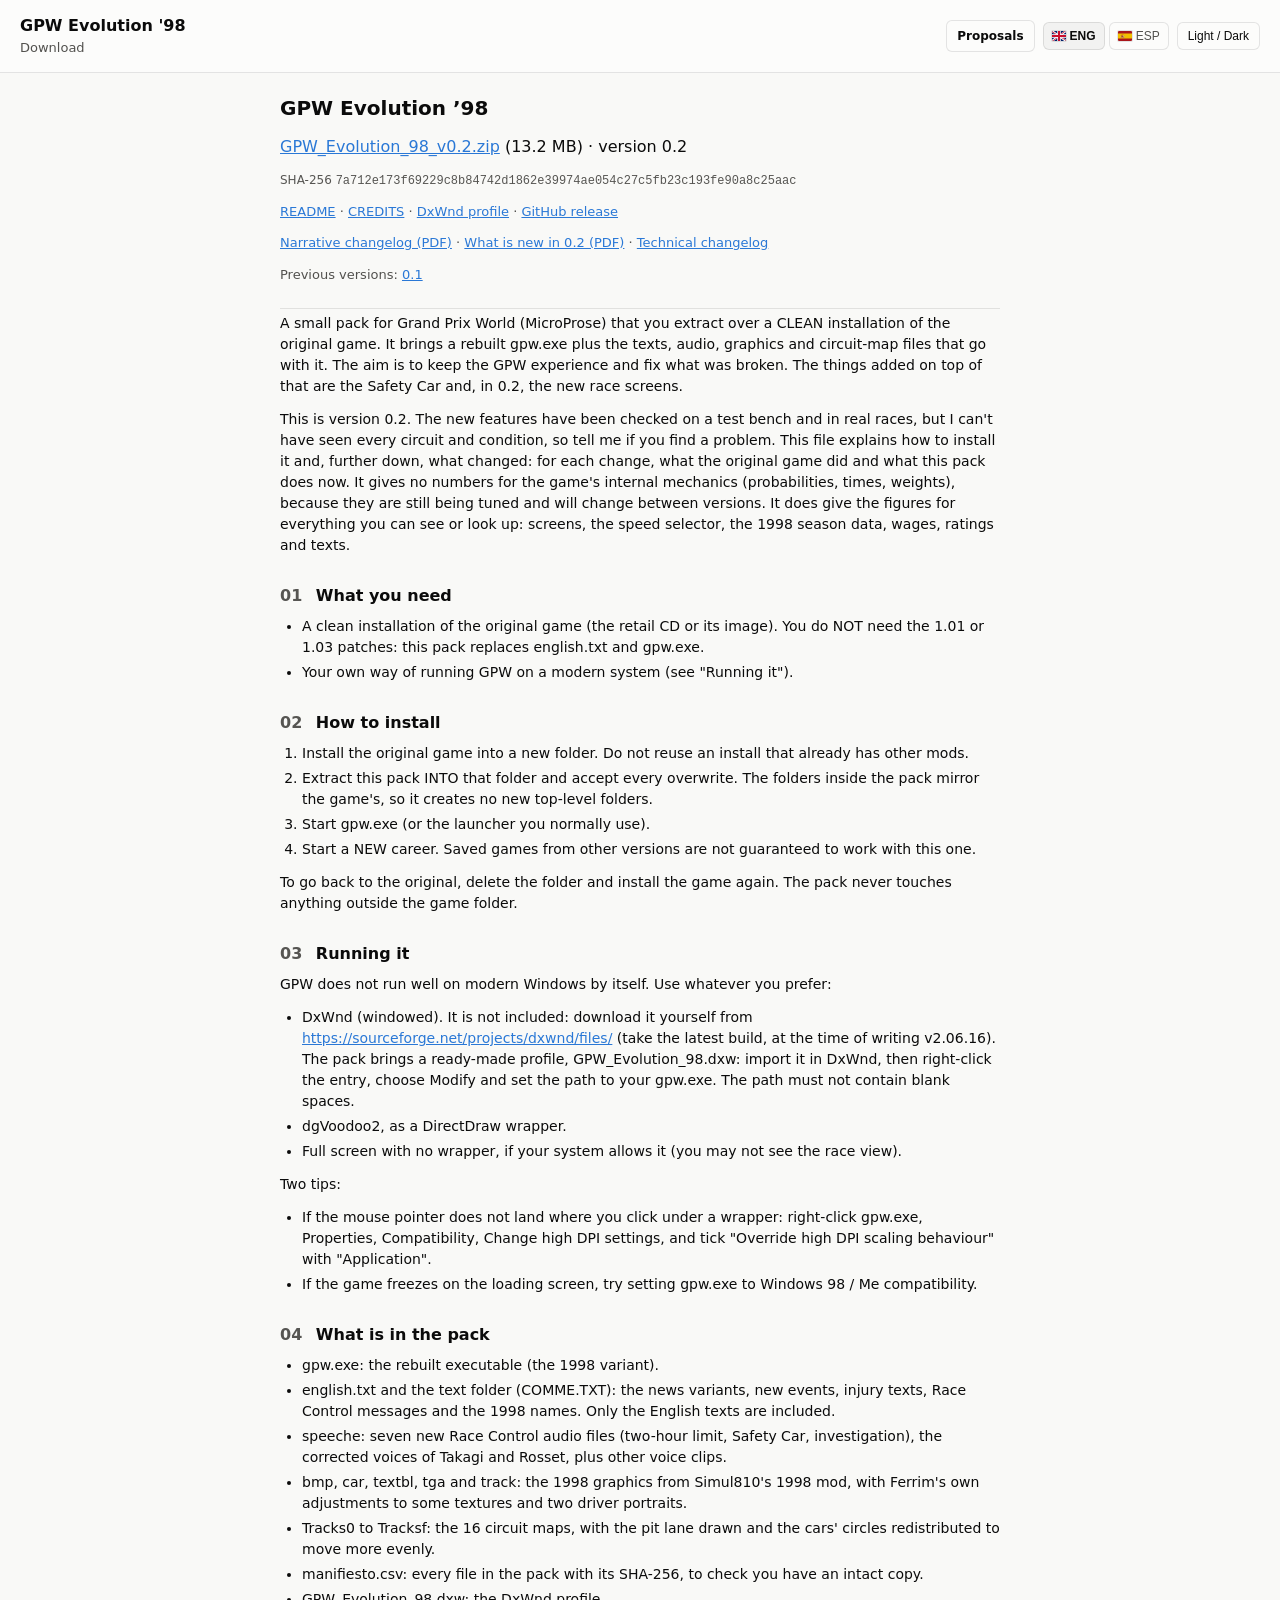
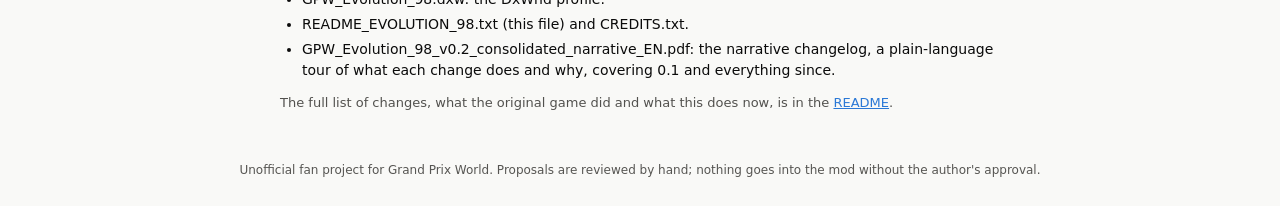
<file: mod.html>
<!doctype html>
<html lang="en" data-lang="en">
<head>
<meta charset="utf-8">
<meta name="viewport" content="width=device-width, initial-scale=1">
<title>GPW Evolution &#x27;98 · Download | Descarga</title>
<meta name="description" content="Community proposals for GPW Evolution '98, a Grand Prix World 1998 mod.">
<link rel="stylesheet" href="assets/style.css">
</head>
<body class="pagina-mod">

<header class="sitio">
  <div>
    <div class="marca"><a href="index.html">GPW Evolution '98</a></div>
    <div class="migas"><span class="i18n-en">Download</span><span class="i18n-es">Descarga</span></div>
  </div>
  <div class="acciones">
    <a class="boton-accion" href="index.html"><span class="i18n-en">Proposals</span><span class="i18n-es">Propuestas</span></a>
    <div class="selector-idioma">
      <button class="opcion-idioma" data-lang-opcion="en" type="button"><img class="bandera-boton" src="assets/flags/gb.svg" alt="EN"> ENG</button>
      <button class="opcion-idioma" data-lang-opcion="es" type="button"><img class="bandera-boton" src="assets/flags/es.svg" alt="ES"> ESP</button>
    </div>
    <button class="boton-tema" type="button"><span class="i18n-en">Light / Dark</span><span class="i18n-es">Claro / oscuro</span></button>
  </div>
</header>

<main>
  <h1>GPW Evolution &rsquo;98</h1>
  <p class="descarga-simple"><a href="https://github.com/fermanpre/gpw-evolution-98/releases/download/v0.2/GPW_Evolution_98_v0.2.zip">GPW_Evolution_98_v0.2.zip</a> (13.2 MB) &middot; <span class="i18n-en">version 0.2</span><span class="i18n-es">versión 0.2</span></p>
  <p class="huella-simple">SHA-256 <code>7a712e173f69229c8b84742d1862e39974ae054c27c5fb23c193fe90a8c25aac</code></p>
  <p class="recursos-simple"><a href="descargas/README_EVOLUTION_98.txt">README</a> &middot; <a href="descargas/CREDITS.txt">CREDITS</a> &middot; <a href="descargas/GPW_Evolution_98.dxw">DxWnd profile</a> &middot; <a href="https://github.com/fermanpre/gpw-evolution-98/releases/tag/v0.2">GitHub release</a></p>
  <p class="recursos-simple"><a href="descargas/GPW_Evolution_98_v0.2_consolidated_narrative_EN.pdf"><span class="i18n-en">Narrative changelog (PDF)</span><span class="i18n-es">Changelog narrativo (PDF)</span></a> &middot; <a href="descargas/GPW_Evolution_98_v0.2_narrative_EN.pdf"><span class="i18n-en">What is new in 0.2 (PDF)</span><span class="i18n-es">Novedades de la 0.2 (PDF)</span></a> &middot; <a href="descargas/changelog_0.2_EN.md"><span class="i18n-en">Technical changelog</span><span class="i18n-es">Changelog técnico</span></a></p>
  <p class="recursos-simple"><span class="i18n-en">Previous versions:</span><span class="i18n-es">Versiones anteriores:</span> <a href="https://github.com/fermanpre/gpw-evolution-98/releases/tag/v0.1">0.1</a></p>
  <div class="readme-simple">
<p>A small pack for Grand Prix World (MicroProse) that you extract over a CLEAN installation of the original game. It brings a rebuilt gpw.exe plus the texts, audio, graphics and circuit-map files that go with it. The aim is to keep the GPW experience and fix what was broken. The things added on top of that are the Safety Car and, in 0.2, the new race screens.</p>
<p>This is version 0.2. The new features have been checked on a test bench and in real races, but I can&#x27;t have seen every circuit and condition, so tell me if you find a problem. This file explains how to install it and, further down, what changed: for each change, what the original game did and what this pack does now. It gives no numbers for the game&#x27;s internal mechanics (probabilities, times, weights), because they are still being tuned and will change between versions. It does give the figures for everything you can see or look up: screens, the speed selector, the 1998 season data, wages, ratings and texts.</p>
<h2><span class="num">01</span> What you need</h2>
<ul>
<li>A clean installation of the original game (the retail CD or its image). You do NOT need the 1.01 or 1.03 patches: this pack replaces english.txt and gpw.exe.</li>
<li>Your own way of running GPW on a modern system (see &quot;Running it&quot;).</li>
</ul>
<h2><span class="num">02</span> How to install</h2>
<ol>
<li>Install the original game into a new folder. Do not reuse an install that already has other mods.</li>
<li>Extract this pack INTO that folder and accept every overwrite. The folders inside the pack mirror the game&#x27;s, so it creates no new top-level folders.</li>
<li>Start gpw.exe (or the launcher you normally use).</li>
<li>Start a NEW career. Saved games from other versions are not guaranteed to work with this one.</li>
</ol>
<p>To go back to the original, delete the folder and install the game again. The pack never touches anything outside the game folder.</p>
<h2><span class="num">03</span> Running it</h2>
<p>GPW does not run well on modern Windows by itself. Use whatever you prefer:</p>
<ul>
<li>DxWnd (windowed). It is not included: download it yourself from <a href="https://sourceforge.net/projects/dxwnd/files/">https://sourceforge.net/projects/dxwnd/files/</a> (take the latest build, at the time of writing v2.06.16). The pack brings a ready-made profile, GPW_Evolution_98.dxw: import it in DxWnd, then right-click the entry, choose Modify and set the path to your gpw.exe. The path must not contain blank spaces.</li>
<li>dgVoodoo2, as a DirectDraw wrapper.</li>
<li>Full screen with no wrapper, if your system allows it (you may not see the race view).</li>
</ul>
<p>Two tips:</p>
<ul>
<li>If the mouse pointer does not land where you click under a wrapper: right-click gpw.exe, Properties, Compatibility, Change high DPI settings, and tick &quot;Override high DPI scaling behaviour&quot; with &quot;Application&quot;.</li>
<li>If the game freezes on the loading screen, try setting gpw.exe to Windows 98 / Me compatibility.</li>
</ul>
<h2><span class="num">04</span> What is in the pack</h2>
<ul>
<li>gpw.exe: the rebuilt executable (the 1998 variant).</li>
<li>english.txt and the text folder (COMME.TXT): the news variants, new events, injury texts, Race Control messages and the 1998 names. Only the English texts are included.</li>
<li>speeche: seven new Race Control audio files (two-hour limit, Safety Car, investigation), the corrected voices of Takagi and Rosset, plus other voice clips.</li>
<li>bmp, car, textbl, tga and track: the 1998 graphics from Simul810&#x27;s 1998 mod, with Ferrim&#x27;s own adjustments to some textures and two driver portraits.</li>
<li>Tracks0 to Tracksf: the 16 circuit maps, with the pit lane drawn and the cars&#x27; circles redistributed to move more evenly.</li>
<li>manifiesto.csv: every file in the pack with its SHA-256, to check you have an intact copy.</li>
<li>GPW_Evolution_98.dxw: the DxWnd profile.</li>
<li>README_EVOLUTION_98.txt (this file) and CREDITS.txt.</li>
<li>GPW_Evolution_98_v0.2_consolidated_narrative_EN.pdf: the narrative changelog, a plain-language tour of what each change does and why, covering 0.1 and everything since.</li>
</ul>
  </div>
  <p class="recursos-simple">The full list of changes, what the original game did and what this does now, is in the <a href="descargas/README_EVOLUTION_98.txt">README</a>.</p>

</main>

<footer class="pie">
  <span class="i18n-en bloque">Unofficial fan project for Grand Prix World. Proposals are reviewed by hand; nothing goes into the mod without the author&#x27;s approval.</span><span class="i18n-es bloque">Proyecto de aficionados para Grand Prix World, sin carácter oficial. Las propuestas se revisan a mano; nada entra en el mod sin la aprobación del autor.</span>
</footer>

<script src="assets/site.js"></script>

</body>
</html>
</file>
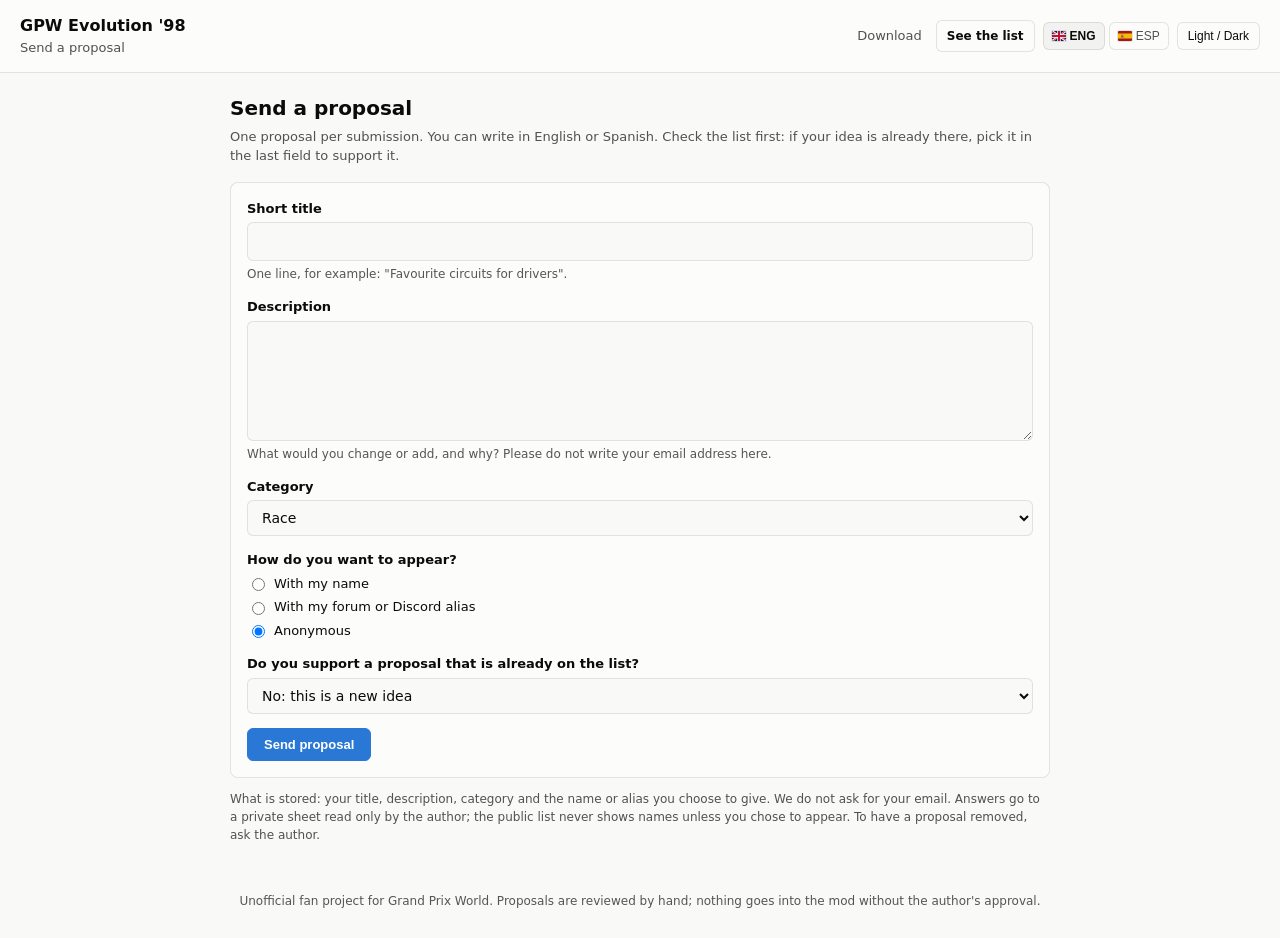
<file: propose.html>
<!doctype html>
<html lang="en" data-lang="en">
<head>
<meta charset="utf-8">
<meta name="viewport" content="width=device-width, initial-scale=1">
<title>GPW Evolution &#x27;98 · Send a proposal | Enviar una propuesta</title>
<meta name="description" content="Community proposals for GPW Evolution '98, a Grand Prix World 1998 mod.">
<link rel="stylesheet" href="assets/style.css">
</head>
<body class="">

<header class="sitio">
  <div>
    <div class="marca"><a href="index.html">GPW Evolution '98</a></div>
    <div class="migas"><span class="i18n-en">Send a proposal</span><span class="i18n-es">Enviar una propuesta</span></div>
  </div>
  <div class="acciones">
    <a class="enlace-nav" href="mod.html"><span class="i18n-en">Download</span><span class="i18n-es">Descarga</span></a><a class="boton-accion" href="index.html"><span class="i18n-en">See the list</span><span class="i18n-es">Ver la lista</span></a>
    <div class="selector-idioma">
      <button class="opcion-idioma" data-lang-opcion="en" type="button"><img class="bandera-boton" src="assets/flags/gb.svg" alt="EN"> ENG</button>
      <button class="opcion-idioma" data-lang-opcion="es" type="button"><img class="bandera-boton" src="assets/flags/es.svg" alt="ES"> ESP</button>
    </div>
    <button class="boton-tema" type="button"><span class="i18n-en">Light / Dark</span><span class="i18n-es">Claro / oscuro</span></button>
  </div>
</header>

<main>
  <h1><span class="i18n-en">Send a proposal</span><span class="i18n-es">Enviar una propuesta</span></h1>
  <p class="subtitulo"><span class="i18n-en bloque">One proposal per submission. You can write in English or Spanish. Check the list first: if your idea is already there, pick it in the last field to support it.</span><span class="i18n-es bloque">Una propuesta por envío. Puedes escribir en inglés o en español. Mira primero la lista: si tu idea ya está, elígela en el último campo para apoyarla.</span></p>
  <form class="formulario" id="formulario-propuesta" novalidate>
    <div class="campo"><label for="titulo"><span class="i18n-en">Short title</span><span class="i18n-es">Título corto</span></label><input type="text" id="titulo" maxlength="120" required><span class="ayuda"><span class="i18n-en">One line, for example: &quot;Favourite circuits for drivers&quot;.</span><span class="i18n-es">Una línea, por ejemplo: «Circuitos favoritos para los pilotos».</span></span></div>
    <div class="campo"><label for="descripcion"><span class="i18n-en">Description</span><span class="i18n-es">Descripción</span></label><textarea id="descripcion" maxlength="2000" required></textarea><span class="ayuda"><span class="i18n-en">What would you change or add, and why? Please do not write your email address here.</span><span class="i18n-es">¿Qué cambiarías o añadirías, y por qué? Por favor, no escribas aquí tu correo electrónico.</span></span></div>
    <div class="campo"><label for="categoria"><span class="i18n-en">Category</span><span class="i18n-es">Categoría</span></label><select id="categoria" required>
      <option value="Race / Carrera" data-en="Race" data-es="Carrera">Race</option>
      <option value="Car and set-up / Coche y reglaje" data-en="Car and set-up" data-es="Coche y reglaje">Car and set-up</option>
      <option value="AI and strategy / IA y estrategia" data-en="AI and strategy" data-es="IA y estrategia">AI and strategy</option>
      <option value="Drivers and attributes / Pilotos y atributos" data-en="Drivers and attributes" data-es="Pilotos y atributos">Drivers and attributes</option>
      <option value="Market, contracts and sponsors / Mercado, contratos y patrocinadores" data-en="Market, contracts and sponsors" data-es="Mercado, contratos y patrocinadores">Market, contracts and sponsors</option>
      <option value="Interface and screens / Interfaz y pantallas" data-en="Interface and screens" data-es="Interfaz y pantallas">Interface and screens</option>
      <option value="Graphics and audio / Gráficos y audio" data-en="Graphics and audio" data-es="Gráficos y audio">Graphics and audio</option>
      <option value="Circuits / Circuitos" data-en="Circuits" data-es="Circuitos">Circuits</option>
      <option value="Other / Otra" data-en="Other" data-es="Otra">Other</option>
    </select></div>
    <div class="campo"><span class="rotulo"><span class="i18n-en">How do you want to appear?</span><span class="i18n-es">¿Cómo quieres que figure?</span></span><div class="opciones">
      <label><input type="radio" name="figura" value="With my name / Con mi nombre" required> <span class="i18n-en">With my name</span><span class="i18n-es">Con mi nombre</span></label>
      <label><input type="radio" name="figura" value="With my forum or Discord alias / Con mi alias del foro o de Discord"> <span class="i18n-en">With my forum or Discord alias</span><span class="i18n-es">Con mi alias del foro o de Discord</span></label>
      <label><input type="radio" name="figura" value="Anonymous / Anónimo" checked> <span class="i18n-en">Anonymous</span><span class="i18n-es">Anónimo</span></label>
    </div></div>
    <div class="campo" id="campo-nombre" hidden><label for="nombre"><span class="i18n-en">Name or alias</span><span class="i18n-es">Nombre o alias</span></label><input type="text" id="nombre" maxlength="60"><span class="ayuda"><span class="i18n-en">Only shown if you did not choose anonymous.</span><span class="i18n-es">Solo se muestra si no has elegido anónimo.</span></span></div>
    <div class="campo"><label for="apoyo"><span class="i18n-en">Do you support a proposal that is already on the list?</span><span class="i18n-es">¿Apoyas alguna propuesta que ya esté en la lista?</span></label><select id="apoyo">
      <option value="" data-en="No: this is a new idea" data-es="No: es una idea nueva">No: this is a new idea</option>
      <option value="not sure" data-en="I am not sure whether mine is already there" data-es="No estoy seguro de si la mía ya está">I am not sure whether mine is already there</option>
      <option value="1 - Type the amount on the sliders, or make + jump to the maximum" data-en="No. 1 · Type the amount on the sliders, or make + jump to the maximum" data-es="N.º 1 · Escribir la cantidad en las barras, o que «+» salte al máximo">No. 1 · Type the amount on the sliders, or make + jump to the maximum</option>
      <option value="2 - Top drivers should not end up at minor teams" data-en="No. 2 · Top drivers should not end up at minor teams" data-es="N.º 2 · Los pilotos top no deberían acabar en equipos menores">No. 2 · Top drivers should not end up at minor teams</option>
      <option value="3 - No test-driver deals that make no sense" data-en="No. 3 · No test-driver deals that make no sense" data-es="N.º 3 · Nada de fichajes de probador que no tienen sentido">No. 3 · No test-driver deals that make no sense</option>
      <option value="4 - Effectively permanent contracts" data-en="No. 4 · Effectively permanent contracts" data-es="N.º 4 · Contratos prácticamente permanentes">No. 4 · Effectively permanent contracts</option>
      <option value="5 - Live championship standings during the race" data-en="No. 5 · Live championship standings during the race" data-es="N.º 5 · Clasificación del campeonato en vivo durante la carrera">No. 5 · Live championship standings during the race</option>
      <option value="6 - Optional refuelling ban, with the AI pitting by tyre wear" data-en="No. 6 · Optional refuelling ban, with the AI pitting by tyre wear" data-es="N.º 6 · Prohibir el repostaje como opción, con la IA parando por desgaste">No. 6 · Optional refuelling ban, with the AI pitting by tyre wear</option>
      <option value="7 - Suppliers: Cash Rating first, and a preference for the own-name supplier" data-en="No. 7 · Suppliers: Cash Rating first, and a preference for the own-name supplier" data-es="N.º 7 · Proveedores: primero el Cash Rating, y preferencia por el que lleva su nombre">No. 7 · Suppliers: Cash Rating first, and a preference for the own-name supplier</option>
      <option value="8 - A team trait for tyres" data-en="No. 8 · A team trait for tyres" data-es="N.º 8 · Un rasgo de equipo para los neumáticos">No. 8 · A team trait for tyres</option>
      <option value="9 - Attributes from 1 to 10 instead of 1 to 5" data-en="No. 9 · Attributes from 1 to 10 instead of 1 to 5" data-es="N.º 9 · Atributos de 1 a 10 en lugar de 1 a 5">No. 9 · Attributes from 1 to 10 instead of 1 to 5</option>
      <option value="10 - Drivers should weigh much more in pace" data-en="No. 10 · Drivers should weigh much more in pace" data-es="N.º 10 · Los pilotos deberían pesar mucho más en el ritmo">No. 10 · Drivers should weigh much more in pace</option>
      <option value="11 - Rework next season&#x27;s car handling" data-en="No. 11 · Rework next season&#x27;s car handling" data-es="N.º 11 · Rehacer el handling del coche de la temporada siguiente">No. 11 · Rework next season&#x27;s car handling</option>
      <option value="12 - Traits and favourite circuits for drivers" data-en="No. 12 · Traits and favourite circuits for drivers" data-es="N.º 12 · Rasgos y circuitos favoritos para los pilotos">No. 12 · Traits and favourite circuits for drivers</option>
      <option value="13 - Make electronics matter" data-en="No. 13 · Make electronics matter" data-es="N.º 13 · Que la electrónica importe">No. 13 · Make electronics matter</option>
      <option value="14 - Make driver signing and chief signing checks tougher" data-en="No. 14 · Make driver signing and chief signing checks tougher" data-es="N.º 14 · Endurecer los controles de fichaje de pilotos y jefes de departamento">No. 14 · Make driver signing and chief signing checks tougher</option>
      <option value="15 - Remove Sponsor royalty %" data-en="No. 15 · Remove Sponsor royalty %" data-es="N.º 15 · Quitar el % de royalties de patrocinio">No. 15 · Remove Sponsor royalty %</option>
      <option value="16 - Better use of &quot;Driver Orders&quot; by the drivers of other teams." data-en="No. 16 · Better use of &quot;Driver Orders&quot; by the drivers of other teams." data-es="N.º 16 · Mejor uso de las &quot;Driver Orders&quot; por los pilotos de otros equipos.">No. 16 · Better use of &quot;Driver Orders&quot; by the drivers of other teams.</option>
      <option value="17 - sub mods" data-en="No. 17 · sub mods" data-es="N.º 17 · Submods">No. 17 · sub mods</option>
      <option value="18 - Reduce the effect of Morale on the departments&#x27; effort" data-en="No. 18 · Reduce the effect of Morale on the departments&#x27; effort" data-es="N.º 18 · Reducir el efecto de Morale sobre el esfuerzo de los departamentos">No. 18 · Reduce the effect of Morale on the departments&#x27; effort</option>
      <option value="19 - Bugs in Design" data-en="No. 19 · Bugs in Design" data-es="N.º 19 · Bugs en Diseño">No. 19 · Bugs in Design</option>
      <option value="20 - Bugs in Suppliers" data-en="No. 20 · Bugs in Suppliers" data-es="N.º 20 · Bugs en Suppliers">No. 20 · Bugs in Suppliers</option>
      <option value="21 - Statistics for No -F1 drivers" data-en="No. 21 · Statistics for No -F1 drivers" data-es="N.º 21 · Estadísticas para los pilotos que no son de F1">No. 21 · Statistics for No -F1 drivers</option>
      <option value="22 - Up to 20 races" data-en="No. 22 · Up to 20 races" data-es="N.º 22 · Hasta 20 carreras">No. 22 · Up to 20 races</option>
      <option value="23 - Test Drivers develop" data-en="No. 23 · Test Drivers develop" data-es="N.º 23 · Los probadores se desarrollan">No. 23 · Test Drivers develop</option>
      <option value="24 - Repairing Wear and Damage uses the Commercial staff&#x27;s skill" data-en="No. 24 · Repairing Wear and Damage uses the Commercial staff&#x27;s skill" data-es="N.º 24 · Reparar Wear y Damage usa la habilidad del personal Comercial">No. 24 · Repairing Wear and Damage uses the Commercial staff&#x27;s skill</option>
      <option value="25 - More team personnel" data-en="No. 25 · More team personnel" data-es="N.º 25 · Más personal de equipo">No. 25 · More team personnel</option>
      <option value="26 - Driver Age" data-en="No. 26 · Driver Age" data-es="N.º 26 · Edad de los pilotos">No. 26 · Driver Age</option>
      <option value="27 - Adjust the weather simulation in the race" data-en="No. 27 · Adjust the weather simulation in the race" data-es="N.º 27 · Ajustar la simulación de clima en carrera">No. 27 · Adjust the weather simulation in the race</option>
      <option value="28 - AI wet weather strategy" data-en="No. 28 · AI wet weather strategy" data-es="N.º 28 · Estrategia de la IA con clima cambiante">No. 28 · AI wet weather strategy</option>
      <option value="29 - Commercial sponsor page bug" data-en="No. 29 · Commercial sponsor page bug" data-es="N.º 29 · Error en la página de patrocinadores comerciales">No. 29 · Commercial sponsor page bug</option>
      <option value="30 - Decrease race start failure chance" data-en="No. 30 · Decrease race start failure chance" data-es="N.º 30 · Reducir la probabilidad de fallo al inicio de la carrera">No. 30 · Decrease race start failure chance</option>
      <option value="31 - Penalty time added at the end of the race is bugged" data-en="No. 31 · Penalty time added at the end of the race is bugged" data-es="N.º 31 · La penalización de tiempo añadida al final de la carrera falla">No. 31 · Penalty time added at the end of the race is bugged</option>
      <option value="32 - Player serving a penalty is bugged" data-en="No. 32 · Player serving a penalty is bugged" data-es="N.º 32 · Cumplir una penalización en boxes falla para el jugador">No. 32 · Player serving a penalty is bugged</option>
      <option value="33 - AI pits but doesn&#x27;t fix broken wings (and other stuff)" data-en="No. 33 · AI pits but doesn&#x27;t fix broken wings (and other stuff)" data-es="N.º 33 · La IA entra a boxes pero no arregla alerones rotos (y otras cosas)">No. 33 · AI pits but doesn&#x27;t fix broken wings (and other stuff)</option>
      <option value="34 - Time penalty is unbalanced" data-en="No. 34 · Time penalty is unbalanced" data-es="N.º 34 · La penalización de tiempo está desequilibrada">No. 34 · Time penalty is unbalanced</option>
      <option value="35 - Car wear on certain tracks" data-en="No. 35 · Car wear on certain tracks" data-es="N.º 35 · Desgaste del coche en ciertos circuitos">No. 35 · Car wear on certain tracks</option>
      <option value="36 - SC bug: SC stays out on track" data-en="No. 36 · SC bug: SC stays out on track" data-es="N.º 36 · Fallo del SC: el SC se queda en pista">No. 36 · SC bug: SC stays out on track</option>
      <option value="37 - Increase Driver Pool" data-en="No. 37 · Increase Driver Pool" data-es="N.º 37 · Ampliar la plantilla de pilotos">No. 37 · Increase Driver Pool</option>
      <option value="38 - Driver Injuries" data-en="No. 38 · Driver Injuries" data-es="N.º 38 · Lesiones de pilotos">No. 38 · Driver Injuries</option>
      <option value="39 - Licensing improvements" data-en="No. 39 · Licensing improvements" data-es="N.º 39 · Mejoras en Licensing">No. 39 · Licensing improvements</option>
      <option value="40 - Greater effect of the &quot;Engine Power&quot; factor" data-en="No. 40 · Greater effect of the &quot;Engine Power&quot; factor" data-es="N.º 40 · Mayor efecto del factor &quot;Engine Power&quot;">No. 40 · Greater effect of the &quot;Engine Power&quot; factor</option>
    </select></div>
    <div class="trampa" aria-hidden="true"><label for="sitio_web">Website</label><input type="text" id="sitio_web" tabindex="-1" autocomplete="off"></div>
    <button class="boton-enviar" type="submit"><span class="i18n-en">Send proposal</span><span class="i18n-es">Enviar propuesta</span></button>
  </form>
  <div class="mensaje" id="mensaje-exito" hidden><span class="i18n-en bloque">Thank you! Your proposal has been received. It will be reviewed by hand and added to the list if it is new.</span><span class="i18n-es bloque">¡Gracias! Tu propuesta ha llegado. Se revisará a mano y se añadirá a la lista si es nueva.</span></div>
  <div class="mensaje error" id="mensaje-error" hidden><span class="i18n-en bloque">Something went wrong. Please check the required fields and try again in a minute.</span><span class="i18n-es bloque">Algo ha fallado. Revisa los campos obligatorios y vuelve a intentarlo dentro de un minuto.</span></div>
  <div class="mensaje error" id="mensaje-espera" hidden><span class="i18n-en bloque">Please wait a moment: to avoid spam, the form accepts one proposal per minute and not in the first seconds after the page loads. Try again shortly.</span><span class="i18n-es bloque">Espera un momento: para evitar el spam, el formulario admite una propuesta por minuto y no en los primeros segundos tras cargar la página. Inténtalo de nuevo enseguida.</span></div>
  <p class="privacidad"><span class="i18n-en bloque">What is stored: your title, description, category and the name or alias you choose to give. We do not ask for your email. Answers go to a private sheet read only by the author; the public list never shows names unless you chose to appear. To have a proposal removed, ask the author.</span><span class="i18n-es bloque">Qué se guarda: tu título, la descripción, la categoría y el nombre o alias que decidas dar. No pedimos tu correo. Las respuestas van a una hoja privada que solo lee el autor; la lista pública no enseña nombres salvo que hayas elegido figurar. Para retirar una propuesta, pídeselo al autor.</span></p>

</main>

<footer class="pie">
  <span class="i18n-en bloque">Unofficial fan project for Grand Prix World. Proposals are reviewed by hand; nothing goes into the mod without the author&#x27;s approval.</span><span class="i18n-es bloque">Proyecto de aficionados para Grand Prix World, sin carácter oficial. Las propuestas se revisan a mano; nada entra en el mod sin la aprobación del autor.</span>
</footer>

<script src="assets/site.js"></script>
<script>window.GPW_FORM = {"accion": "https://docs.google.com/forms/d/e/1FAIpQLSczlVTwBiNMLChP4Zcku0WrT3zHidiGHtb0p88NYvVz2jJdQQ/formResponse", "entradas": {"titulo": "entry.1522498969", "descripcion": "entry.22149054", "categoria": "entry.37095091", "figura": "entry.2145818082", "nombre": "entry.1244559914", "apoyo": "entry.475490917"}, "opcion_anonimo": "Anonymous / Anónimo"};</script>
<script src="assets/form.js"></script>
</body>
</html>
</file>
<file: assets/style.css>
/* Estilo de la página de propuestas del minimod de GPW. Adaptado del sitio de F1 Lap Times & Gap Chart: mismos tokens de color (claro y oscuro), misma
   cabecera, mismo selector de idioma y mismas tarjetas que el changelog. Solo dos idiomas (EN por defecto y ES). */
:root {
  color-scheme: light;
  --surface-1: #fcfcfb;
  --page-plane: #f9f9f7;
  --text-primary: #0b0b0b;
  --text-secondary: #52514e;
  --text-muted: #565552;
  --border: rgba(11,11,11,0.10);
  --row-hover: rgba(11,11,11,0.04);
  --link: #2a78d6;
  --estado-propuesta: #2a78d6;
  --estado-propuesta-fondo: rgba(42,120,214,0.12);
  --estado-parcial: #8a6a00;
  --estado-parcial-fondo: rgba(255,221,0,0.22);
  --estado-hecha: #006300;
  --estado-hecha-fondo: rgba(0,99,0,0.10);
  --error: #d03b3b;
}
@media (prefers-color-scheme: dark) {
  :root:not([data-theme="light"]) {
    color-scheme: dark;
    --surface-1: #1a1a19;
    --page-plane: #0d0d0d;
    --text-primary: #ffffff;
    --text-secondary: #c3c2b7;
    --text-muted: #9a988f;
    --border: rgba(255,255,255,0.10);
    --row-hover: rgba(255,255,255,0.06);
    --link: #3987e5;
    --estado-propuesta: #3987e5;
    --estado-propuesta-fondo: rgba(57,135,229,0.18);
    --estado-parcial: #fade25;
    --estado-parcial-fondo: rgba(255,212,0,0.16);
    --estado-hecha: #0ca30c;
    --estado-hecha-fondo: rgba(12,163,12,0.16);
    --error: #e66767;
  }
}
:root[data-theme="dark"] {
  color-scheme: dark;
  --surface-1: #1a1a19;
  --page-plane: #0d0d0d;
  --text-primary: #ffffff;
  --text-secondary: #c3c2b7;
  --text-muted: #9a988f;
  --border: rgba(255,255,255,0.10);
  --row-hover: rgba(255,255,255,0.06);
  --link: #3987e5;
  --estado-propuesta: #3987e5;
  --estado-propuesta-fondo: rgba(57,135,229,0.18);
  --estado-parcial: #fade25;
  --estado-parcial-fondo: rgba(255,212,0,0.16);
  --estado-hecha: #0ca30c;
  --estado-hecha-fondo: rgba(12,163,12,0.16);
  --error: #e66767;
}

* { box-sizing: border-box; }
body {
  margin: 0;
  background: var(--page-plane);
  color: var(--text-primary);
  font-family: system-ui, -apple-system, "Segoe UI", sans-serif;
  font-size: 14px;
  line-height: 1.5;
}
a { color: var(--link); }

/* Cabecera */
header.sitio {
  display: flex;
  align-items: center;
  justify-content: space-between;
  gap: 12px;
  padding: 14px 20px;
  border-bottom: 1px solid var(--border);
  background: var(--surface-1);
  flex-wrap: wrap;
}
header.sitio .marca { font-weight: 700; font-size: 16px; }
header.sitio .marca a { color: inherit; text-decoration: none; }
header.sitio .migas { color: var(--text-secondary); font-size: 13px; }
header.sitio .acciones { display: flex; align-items: center; flex-wrap: wrap; max-width: 100%; gap: 8px; }
.boton-tema, .boton-accion {
  border: 1px solid var(--border); background: var(--surface-1); color: var(--text-primary);
  border-radius: 6px; padding: 6px 10px; font-size: 12px; cursor: pointer; text-decoration: none;
}
.boton-accion { font-weight: 600; }
.selector-idioma { display: flex; gap: 4px; }
.opcion-idioma {
  display: flex; align-items: center; gap: 4px;
  border: 1px solid var(--border); background: var(--surface-1); color: var(--text-secondary);
  border-radius: 6px; padding: 6px 8px; font-size: 12px; cursor: pointer;
}
.opcion-idioma.activa { background: var(--row-hover); color: var(--text-primary); font-weight: 700; }
.bandera-boton { width: 14px; height: 10px; object-fit: cover; border-radius: 1px; box-shadow: 0 0 0 1px var(--border); }

/* Idiomas: inglés por defecto; el español se muestra con html[data-lang="es"] */
.i18n-es { display: none; }
html[data-lang="es"] .i18n-es { display: inline; }
html[data-lang="es"] .i18n-en { display: none; }
.i18n-es.bloque, .i18n-en.bloque { display: none; }
.i18n-en.bloque { display: block; }
html[data-lang="es"] .i18n-es.bloque { display: block; }
html[data-lang="es"] .i18n-en.bloque { display: none; }

main { padding: 20px; max-width: 860px; margin: 0 auto; }
h1 { font-size: 20px; margin: 0 0 4px; }
h2 { font-size: 16px; margin: 24px 0 10px; }
p.subtitulo { color: var(--text-secondary); margin: 0 0 16px; font-size: 13px; }

/* Filtros */
.filtros { display: flex; flex-wrap: wrap; gap: 6px; margin: 0 0 14px; }
.filtro {
  border: 1px solid var(--border); background: var(--surface-1); color: var(--text-secondary);
  border-radius: 999px; padding: 4px 12px; font-size: 12px; cursor: pointer;
}
.filtro.activo { background: var(--row-hover); color: var(--text-primary); font-weight: 700; }
.contador-resultados { color: var(--text-muted); font-size: 12px; margin: 0 0 10px; }

/* Tarjetas: mismo aspecto que las entradas del changelog de F1 stats */
.lista-propuestas { display: flex; flex-direction: column; gap: 14px; }
.propuesta { border: 1px solid var(--border); border-radius: 8px; padding: 14px; background: var(--surface-1); }
.propuesta[hidden] { display: none; }
.propuesta .cabecera-propuesta { display: flex; align-items: center; flex-wrap: wrap; gap: 8px; color: var(--text-muted); font-size: 12px; font-weight: 600; }
.propuesta .numero { color: var(--text-secondary); font-variant-numeric: tabular-nums; }
.propuesta h3 { color: var(--text-primary); font-size: 15px; margin: 4px 0 8px; }
.propuesta ul { margin: 0; padding-left: 20px; }
.propuesta ul li { margin: 4px 0; }
.propuesta .etiqueta-detalle { color: var(--text-secondary); font-weight: 700; }
.propuesta .apoyos { margin-top: 8px; color: var(--text-muted); font-size: 12px; }

/* Etiquetas de estado */
.estado { border-radius: 999px; padding: 1px 9px; font-size: 11px; font-weight: 700; line-height: 18px; }
.estado.proposed { color: var(--estado-propuesta); background: var(--estado-propuesta-fondo); }
.estado.partial { color: var(--estado-parcial); background: var(--estado-parcial-fondo); }
.estado.done { color: var(--estado-hecha); background: var(--estado-hecha-fondo); }
.categoria { color: var(--text-muted); font-weight: 400; }

/* Formulario */
.formulario { border: 1px solid var(--border); border-radius: 8px; padding: 16px; background: var(--surface-1); display: flex; flex-direction: column; gap: 14px; }
.campo { display: flex; flex-direction: column; gap: 4px; }
.campo label, .campo .rotulo { font-weight: 700; font-size: 13px; }
.campo .ayuda { color: var(--text-muted); font-size: 12px; }
.campo input[type="text"], .campo textarea, .campo select {
  width: 100%; border: 1px solid var(--border); border-radius: 6px; background: var(--page-plane); color: var(--text-primary);
  padding: 8px 10px; font: inherit;
}
.campo textarea { min-height: 120px; resize: vertical; }
.campo .opciones { display: flex; flex-direction: column; gap: 4px; }
.campo .opciones label { font-weight: 400; display: flex; gap: 6px; align-items: center; }
.campo[hidden] { display: none; }
.trampa { position: absolute; left: -9999px; width: 1px; height: 1px; overflow: hidden; }
.boton-enviar {
  align-self: flex-start; border: 1px solid var(--link); background: var(--link); color: #fff;
  border-radius: 6px; padding: 8px 16px; font-size: 13px; font-weight: 700; cursor: pointer;
}
.boton-enviar:disabled { opacity: 0.6; cursor: default; }
.mensaje { border-radius: 8px; padding: 12px 14px; border: 1px solid var(--border); background: var(--surface-1); }
.mensaje[hidden] { display: none; }
.mensaje.error { border-color: var(--error); color: var(--error); }
.privacidad { color: var(--text-secondary); font-size: 12px; }

footer.pie { padding: 16px 20px 28px; color: var(--text-muted); font-size: 12px; text-align: center; }
footer.pie a { color: var(--text-secondary); }

@media (max-width: 640px) {
  main { padding: 14px; }
  .boton-tema, .boton-accion, .opcion-idioma { min-height: 40px; }
}

/* Enlace «Descarga» de la cabecera y página de descarga (mod.html): texto sencillo */
.enlace-nav { color: var(--text-secondary); font-size: 13px; padding: 6px 6px; text-decoration: none; }
.enlace-nav:hover { color: var(--text-primary); text-decoration: underline; }
.pagina-mod main { max-width: 760px; }
.pagina-mod h1 { margin-bottom: 12px; }
.pagina-mod h2 { font-size: 16px; margin: 28px 0 8px; }
.pagina-mod h2 .num { color: var(--text-muted); font-variant-numeric: tabular-nums; margin-right: 8px; }
.pagina-mod p { margin: 0 0 12px; }
.pagina-mod ul, .pagina-mod ol { margin: 0 0 12px; padding-left: 22px; }
.pagina-mod li { margin: 4px 0; }
.descarga-simple { font-size: 16px; margin-bottom: 4px; }
.huella-simple { color: var(--text-muted); font-size: 12px; margin-bottom: 4px; word-break: break-all; }
.huella-simple code { font-family: ui-monospace, Consolas, monospace; }
.recursos-simple { color: var(--text-secondary); font-size: 13px; }
.readme-simple { margin-top: 24px; padding-top: 4px; border-top: 1px solid var(--border); }

/* Idioma original de cada propuesta */
.idioma-original { margin-left: auto; font-size: 11px; font-weight: 400; color: var(--text-muted); border: 1px solid var(--border); border-radius: 4px; padding: 0 6px; line-height: 18px; white-space: nowrap; }
.idioma-original::before { content: "\2713\00a0"; }

/* Estados añadidos el 31/10/2026: en curso, a ver más adelante, poco probable y rechazada */
:root { --estado-curso: #6d3fc0; --estado-curso-fondo: rgba(109,63,192,0.12); --estado-luego: #0b6b78; --estado-luego-fondo: rgba(11,107,120,0.12); --estado-quiza: #8a4b00; --estado-quiza-fondo: rgba(138,75,0,0.12); --estado-no: #a32626; --estado-no-fondo: rgba(163,38,38,0.10); }
@media (prefers-color-scheme: dark) {
  :root:not([data-theme="light"]) { --estado-curso: #b79cf0; --estado-curso-fondo: rgba(183,156,240,0.16); --estado-luego: #5fcfdc; --estado-luego-fondo: rgba(95,207,220,0.14); --estado-quiza: #f0a45a; --estado-quiza-fondo: rgba(240,164,90,0.14); --estado-no: #f08a8a; --estado-no-fondo: rgba(240,138,138,0.14); }
}
:root[data-theme="dark"] { --estado-curso: #b79cf0; --estado-curso-fondo: rgba(183,156,240,0.16); --estado-luego: #5fcfdc; --estado-luego-fondo: rgba(95,207,220,0.14); --estado-quiza: #f0a45a; --estado-quiza-fondo: rgba(240,164,90,0.14); --estado-no: #f08a8a; --estado-no-fondo: rgba(240,138,138,0.14); }
.estado.progress { color: var(--estado-curso); background: var(--estado-curso-fondo); }
.estado.later { color: var(--estado-luego); background: var(--estado-luego-fondo); }
.estado.unlikely { color: var(--estado-quiza); background: var(--estado-quiza-fondo); }
.estado.rejected { color: var(--estado-no); background: var(--estado-no-fondo); }

/* Estado «En pruebas» (03/11/2026): ya está en el EXE de prueba de la 0.2 */
:root { --estado-pruebas: #a02c74; --estado-pruebas-fondo: rgba(160,44,116,0.12); }
@media (prefers-color-scheme: dark) {
  :root:not([data-theme="light"]) { --estado-pruebas: #f09ccc; --estado-pruebas-fondo: rgba(240,156,204,0.16); }
}
:root[data-theme="dark"] { --estado-pruebas: #f09ccc; --estado-pruebas-fondo: rgba(240,156,204,0.16); }
.estado.testing { color: var(--estado-pruebas); background: var(--estado-pruebas-fondo); }
</file>
